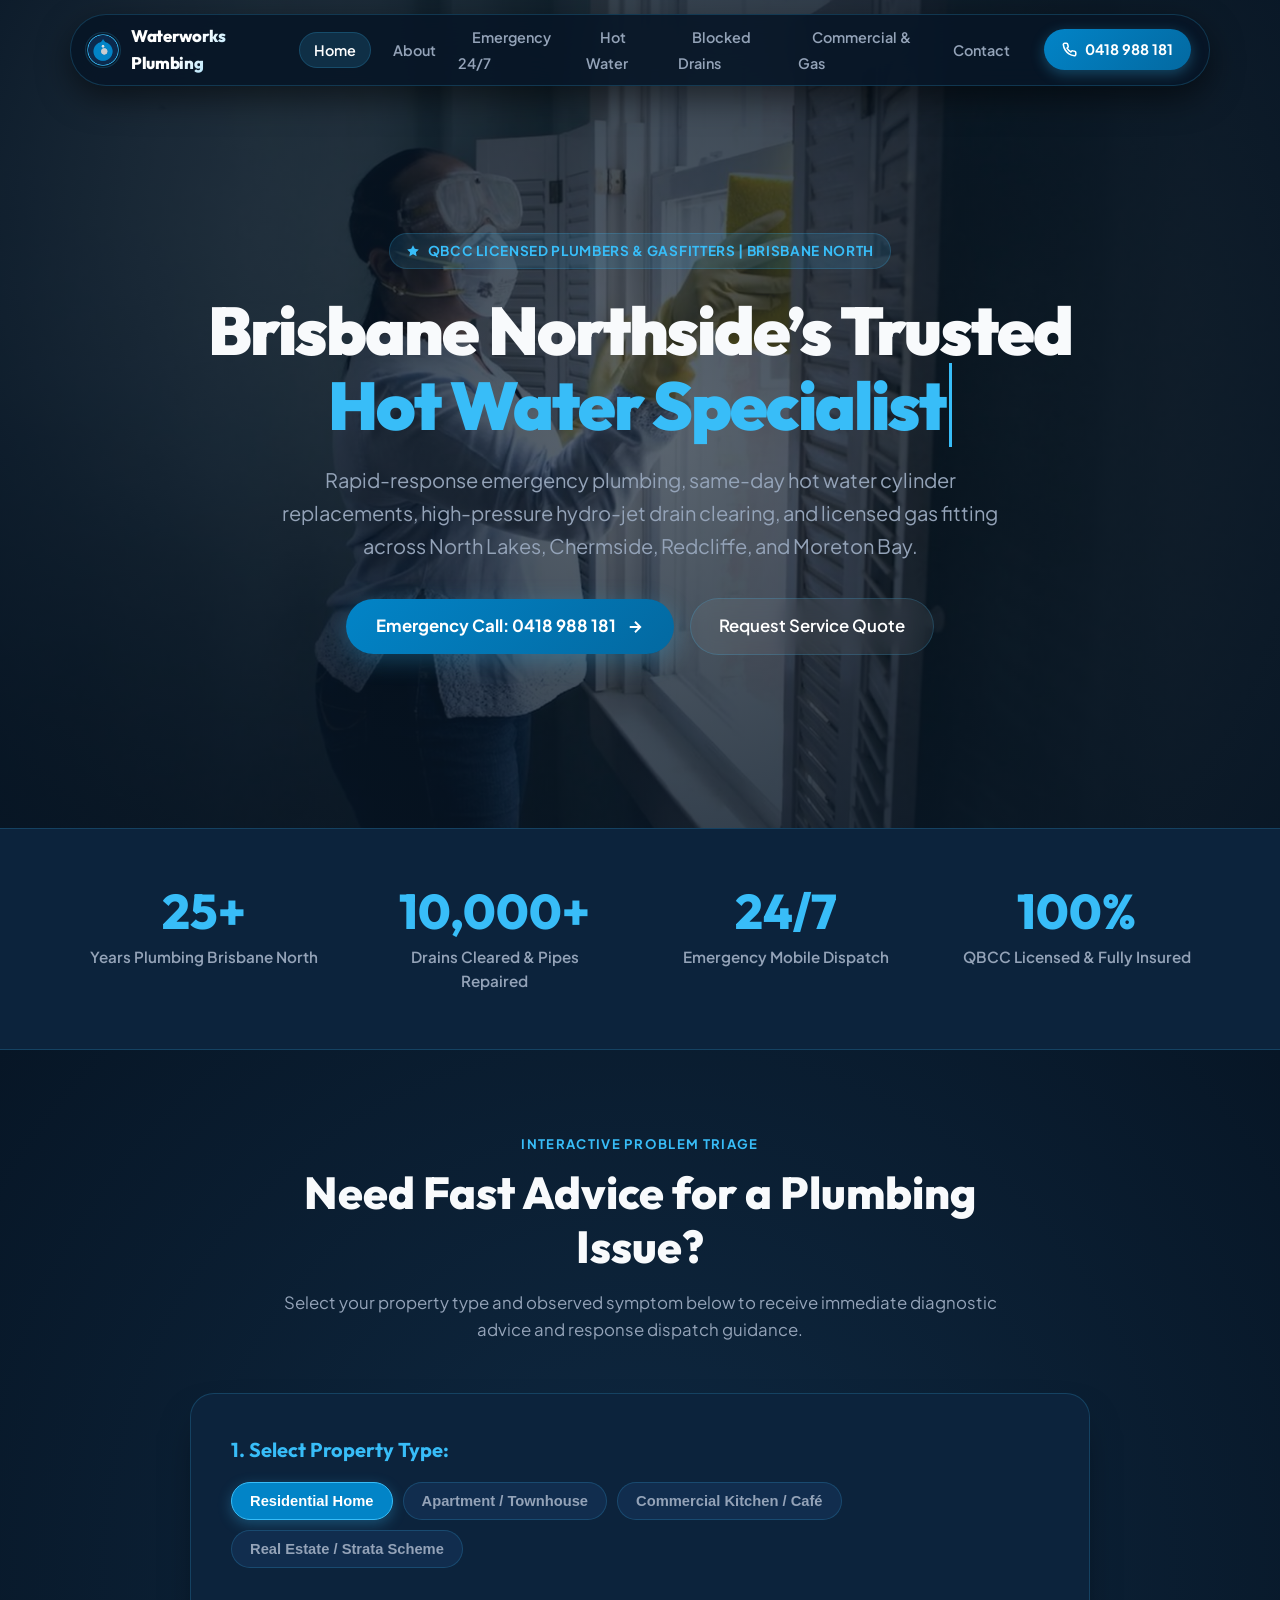
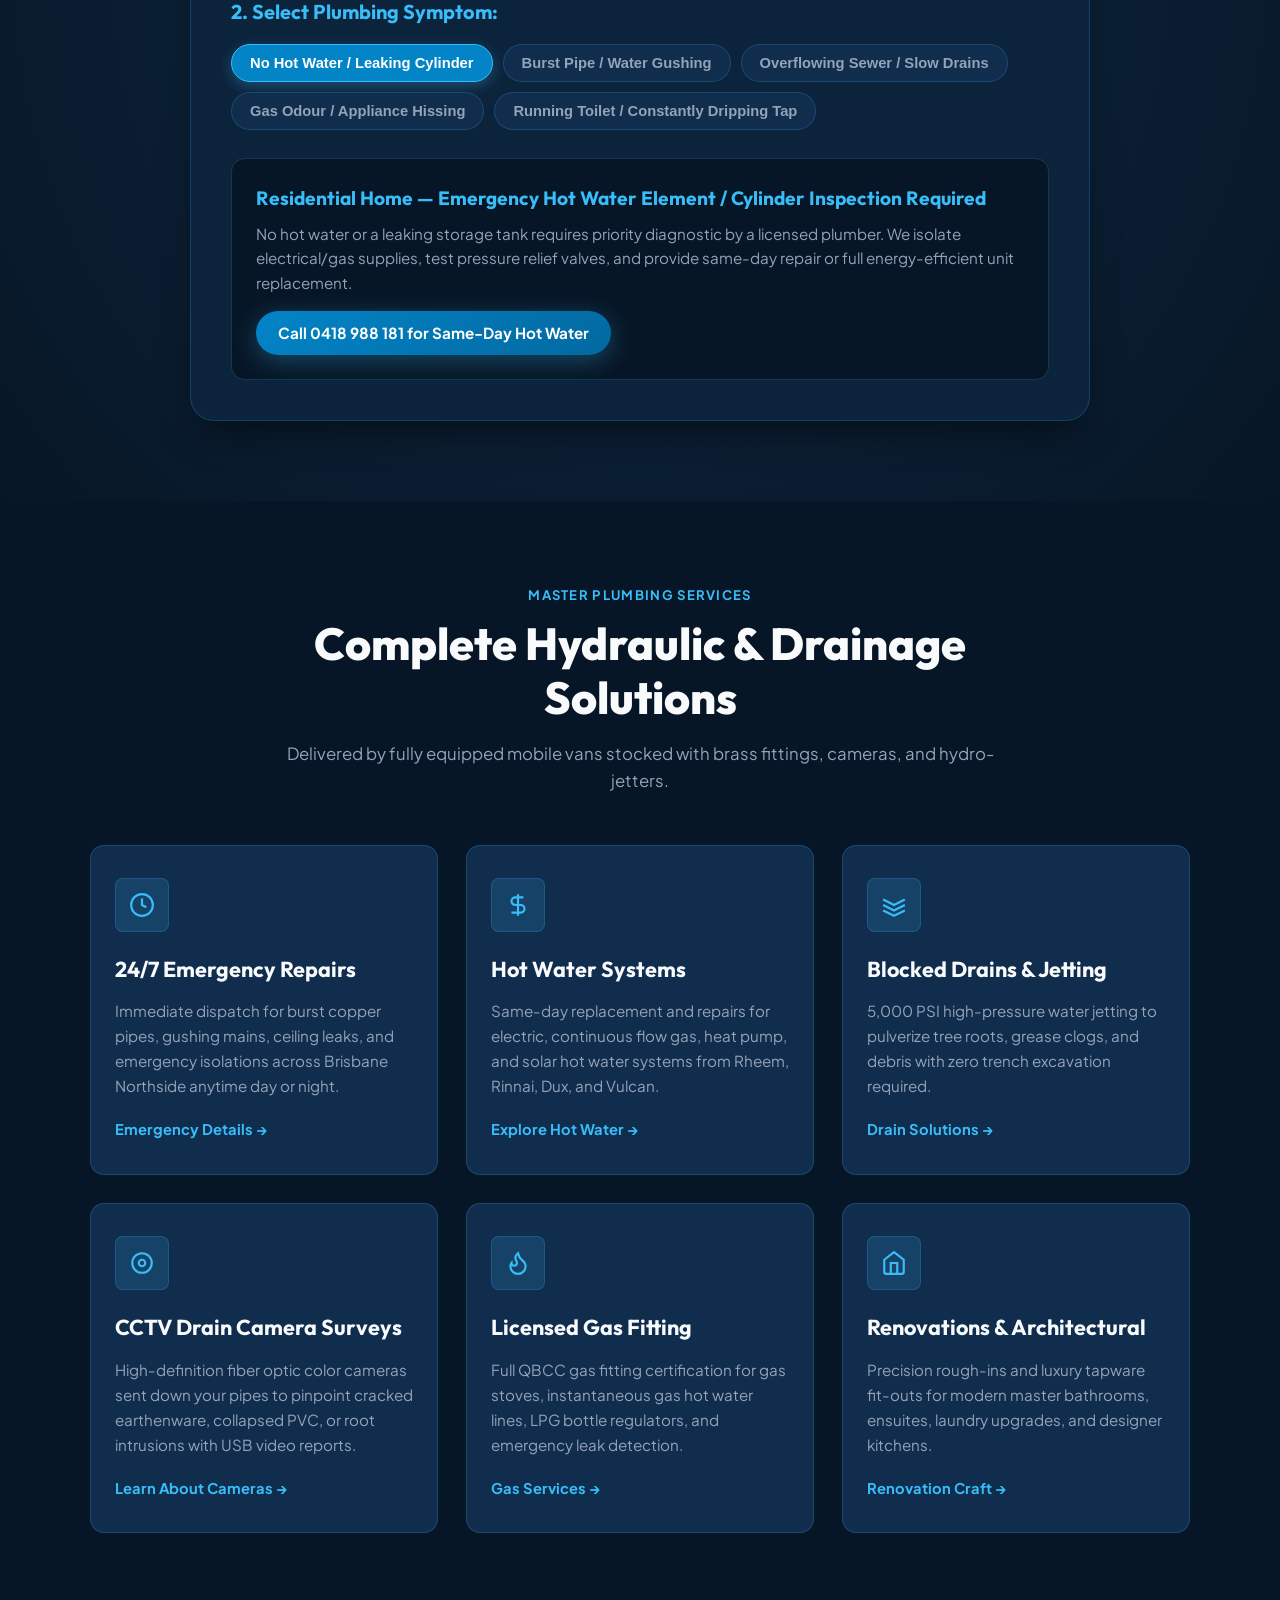
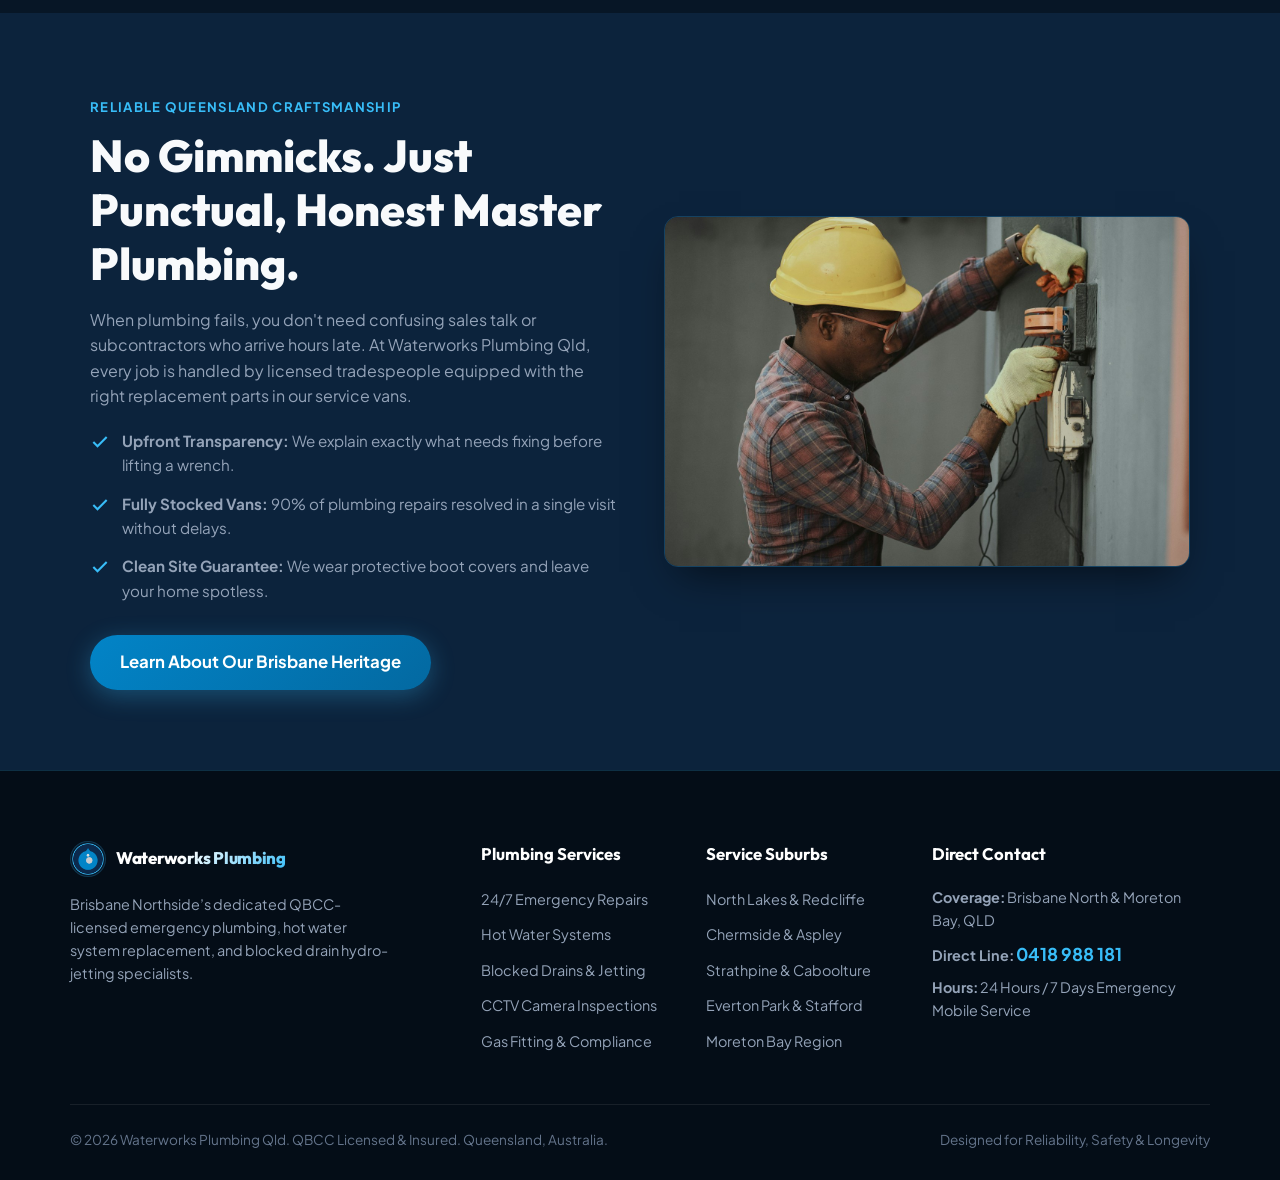
<file: index.html>
<!DOCTYPE html>
<html lang="en">
<head>
  <meta charset="UTF-8">
  <meta name="viewport" content="width=device-width, initial-scale=1.0">
  <title>Waterworks Plumbing Qld | Brisbane Northside Master Plumbers & Hot Water</title>
  <meta name="description" content="QBCC-licensed 24/7 emergency plumbers, hot water system installations, hydro-jet drain clearing, and gas fitting across Brisbane Northside and Moreton Bay.">
  <link rel="icon" type="image/svg+xml" href="assets/images/favicon.svg">
  <link rel="icon" type="image/png" sizes="32x32" href="assets/images/favicon-32x32.png">
  <link rel="apple-touch-icon" href="assets/images/apple-touch-icon.png">
  <link rel="preconnect" href="https://fonts.googleapis.com">
  <link rel="preconnect" href="https://fonts.gstatic.com" crossorigin>
  <link href="https://fonts.googleapis.com/css2?family=Outfit:wght@600;700;800;900&family=Plus+Jakarta+Sans:wght@400;500;600;700&display=swap" rel="stylesheet">
  <link rel="stylesheet" href="style.css">
</head>
<body>

  <!-- Floating Pill Navbar (TheDivine style) -->
  <header class="nav-pill-wrapper">
    <nav class="nav-pill">
      <a href="index.html" class="nav-brand">
        <img src="assets/images/logo-512.png" alt="Waterworks Plumbing Logo">
        <span>Waterworks Plumbing</span>
      </a>
      <ul class="nav-links">
        <li><a href="index.html" class="active">Home</a></li>
        <li><a href="about.html">About</a></li>
        <li><a href="emergency-plumbing.html">Emergency 24/7</a></li>
        <li><a href="hot-water-systems.html">Hot Water</a></li>
        <li><a href="blocked-drains.html">Blocked Drains</a></li>
        <li><a href="commercial-gas.html">Commercial & Gas</a></li>
        <li><a href="contact.html">Contact</a></li>
      </ul>
      <div class="nav-action">
        <a href="tel:61418988181" class="nav-btn">
          <svg width="15" height="15" viewBox="0 0 24 24" fill="none" stroke="currentColor" stroke-width="2.5"><path d="M22 16.92v3a2 2 0 0 1-2.18 2 19.79 19.79 0 0 1-8.63-3.07 19.5 19.5 0 0 1-6-6 19.79 19.79 0 0 1-3.07-8.67A2 2 0 0 1 4.11 2h3a2 2 0 0 1 2 1.72 12.84 12.84 0 0 0 .7 2.81 2 2 0 0 1-.45 2.11L8.09 9.91a16 16 0 0 0 6 6l1.27-1.27a2 2 0 0 1 2.11-.45 12.84 12.84 0 0 0 2.81.7A2 2 0 0 1 22 16.92z"/></svg>
          0418 988 181
        </a>
        <button class="mobile-toggle" aria-label="Toggle navigation">
          <svg width="24" height="24" viewBox="0 0 24 24" fill="none" stroke="currentColor" stroke-width="2"><path d="M4 6h16M4 12h16M4 18h16"/></svg>
        </button>
      </div>
    </nav>
  </header>

  <!-- Mobile Menu Drawer -->
  <div class="mobile-menu-drawer">
    <a href="index.html" class="active">Home</a>
    <a href="about.html">About Master Plumbers</a>
    <a href="emergency-plumbing.html">24/7 Emergency Repairs</a>
    <a href="hot-water-systems.html">Hot Water Systems</a>
    <a href="blocked-drains.html">Blocked Drains & Jetting</a>
    <a href="commercial-gas.html">Commercial & Gas Fitting</a>
    <a href="contact.html">Service Areas & Contact</a>
    <a href="tel:61418988181" style="background: var(--accent-blue); color: white; font-weight: 700; text-align: center; margin-top: 8px;">Direct Call: 0418 988 181</a>
  </div>

  <main>
    <!-- 16:9 Hero Section -->
    <section class="hero-wrapper">
      <video class="hero-video-bg" playsinline autoplay muted loop poster="assets/images/hero-poster.jpg">
        <source src="assets/videos/hero.mp4" type="video/mp4">
      </video>
      <div class="hero-overlay"></div>
      <div class="hero-content">
        <div class="badge-pill">
          <svg width="14" height="14" viewBox="0 0 24 24" fill="currentColor"><path d="M12 2l3.09 6.26L22 9.27l-5 4.87 1.18 6.88L12 17.77l-6.18 3.25L7 14.14 2 9.27l6.91-1.01L12 2z"/></svg>
          QBCC Licensed Plumbers & Gasfitters | Brisbane North
        </div>
        <h1 class="hero-title">
          Brisbane Northside’s Trusted <br>
          <span class="typewriter-text">Hot Water Specialists</span>
        </h1>
        <p class="hero-subtitle">
          Rapid-response emergency plumbing, same-day hot water cylinder replacements, high-pressure hydro-jet drain clearing, and licensed gas fitting across North Lakes, Chermside, Redcliffe, and Moreton Bay.
        </p>
        <div class="hero-cta-group">
          <a href="tel:61418988181" class="btn-primary">
            Emergency Call: 0418 988 181
            <svg width="18" height="18" viewBox="0 0 24 24" fill="none" stroke="currentColor" stroke-width="2.5"><path d="M5 12h14M12 5l7 7-7 7"/></svg>
          </a>
          <a href="contact.html" class="btn-secondary">
            Request Service Quote
          </a>
        </div>
      </div>
    </section>

    <!-- Animated Counters -->
    <section class="stats-banner">
      <div class="stats-grid">
        <div class="stat-card">
          <div class="stat-number" data-target="25" data-suffix="+">25+</div>
          <div class="stat-label">Years Plumbing Brisbane North</div>
        </div>
        <div class="stat-card">
          <div class="stat-number" data-target="10000" data-suffix="+">10,000+</div>
          <div class="stat-label">Drains Cleared & Pipes Repaired</div>
        </div>
        <div class="stat-card">
          <div class="stat-number" data-target="24" data-suffix="/7">24/7</div>
          <div class="stat-label">Emergency Mobile Dispatch</div>
        </div>
        <div class="stat-card">
          <div class="stat-number" data-target="100" data-suffix="%">100%</div>
          <div class="stat-label">QBCC Licensed & Fully Insured</div>
        </div>
      </div>
    </section>

    <!-- Interactive Plumbing Emergency & Hot Water Triage Widget -->
    <section class="widget-section">
      <div class="container">
        <div class="section-head">
          <span class="section-tag">Interactive Problem Triage</span>
          <h2 class="section-title">Need Fast Advice for a Plumbing Issue?</h2>
          <p class="section-subtitle">Select your property type and observed symptom below to receive immediate diagnostic advice and response dispatch guidance.</p>
        </div>

        <div class="triage-box">
          <div class="triage-step-title">1. Select Property Type:</div>
          <div class="chip-group">
            <button class="chip-btn active" data-property="Residential Home">Residential Home</button>
            <button class="chip-btn" data-property="Apartment / Townhouse">Apartment / Townhouse</button>
            <button class="chip-btn" data-property="Commercial Kitchen / Café">Commercial Kitchen / Café</button>
            <button class="chip-btn" data-property="Real Estate / Strata Scheme">Real Estate / Strata Scheme</button>
          </div>

          <div class="triage-step-title">2. Select Plumbing Symptom:</div>
          <div class="chip-group">
            <button class="chip-btn active" data-issue="Hot Water Failure">No Hot Water / Leaking Cylinder</button>
            <button class="chip-btn" data-issue="Burst Pipe / Flooding">Burst Pipe / Water Gushing</button>
            <button class="chip-btn" data-issue="Blocked Drain / Overflow">Overflowing Sewer / Slow Drains</button>
            <button class="chip-btn" data-issue="Gas Leak / Smell">Gas Odour / Appliance Hissing</button>
            <button class="chip-btn" data-issue="Leaking Tap / Toilet">Running Toilet / Constantly Dripping Tap</button>
          </div>

          <div class="triage-output">
            <h4 id="triageTitle">Residential Home — Emergency Hot Water Element / Cylinder Inspection Required</h4>
            <p id="triageDesc">No hot water or a leaking storage tank requires priority diagnostic by a licensed plumber. We isolate electrical/gas supplies, test pressure relief valves, and provide same-day repair or full energy-efficient unit replacement.</p>
            <a href="tel:61418988181" id="triageAction" class="btn-primary" style="padding: 10px 22px; font-size: 0.95rem;">
              Call 0418 988 181 for Same-Day Hot Water
            </a>
          </div>
        </div>
      </div>
    </section>

    <!-- Core Plumbing Pillars -->
    <section class="content-section">
      <div class="container">
        <div class="section-head">
          <span class="section-tag">Master Plumbing Services</span>
          <h2 class="section-title">Complete Hydraulic & Drainage Solutions</h2>
          <p class="section-subtitle">Delivered by fully equipped mobile vans stocked with brass fittings, cameras, and hydro-jetters.</p>
        </div>

        <div class="feature-grid">
          <div class="feature-card">
            <div class="feature-icon">
              <svg width="26" height="26" viewBox="0 0 24 24" fill="none" stroke="currentColor" stroke-width="2"><circle cx="12" cy="12" r="10"/><polyline points="12 6 12 12 16 14"/></svg>
            </div>
            <h3>24/7 Emergency Repairs</h3>
            <p>Immediate dispatch for burst copper pipes, gushing mains, ceiling leaks, and emergency isolations across Brisbane Northside anytime day or night.</p>
            <a href="emergency-plumbing.html" class="card-link">Emergency Details &rarr;</a>
          </div>

          <div class="feature-card">
            <div class="feature-icon">
              <svg width="26" height="26" viewBox="0 0 24 24" fill="none" stroke="currentColor" stroke-width="2"><path d="M12 2v20M17 5H9.5a3.5 3.5 0 0 0 0 7h5a3.5 3.5 0 0 1 0 7H6"/></svg>
            </div>
            <h3>Hot Water Systems</h3>
            <p>Same-day replacement and repairs for electric, continuous flow gas, heat pump, and solar hot water systems from Rheem, Rinnai, Dux, and Vulcan.</p>
            <a href="hot-water-systems.html" class="card-link">Explore Hot Water &rarr;</a>
          </div>

          <div class="feature-card">
            <div class="feature-icon">
              <svg width="26" height="26" viewBox="0 0 24 24" fill="none" stroke="currentColor" stroke-width="2"><path d="M2 17l10 5 10-5M2 12l10 5 10-5M2 7l10 5 10-5"/></svg>
            </div>
            <h3>Blocked Drains & Jetting</h3>
            <p>5,000 PSI high-pressure water jetting to pulverize tree roots, grease clogs, and debris with zero trench excavation required.</p>
            <a href="blocked-drains.html" class="card-link">Drain Solutions &rarr;</a>
          </div>

          <div class="feature-card">
            <div class="feature-icon">
              <svg width="26" height="26" viewBox="0 0 24 24" fill="none" stroke="currentColor" stroke-width="2"><circle cx="12" cy="12" r="9"/><circle cx="12" cy="12" r="3"/></svg>
            </div>
            <h3>CCTV Drain Camera Surveys</h3>
            <p>High-definition fiber optic color cameras sent down your pipes to pinpoint cracked earthenware, collapsed PVC, or root intrusions with USB video reports.</p>
            <a href="blocked-drains.html" class="card-link">Learn About Cameras &rarr;</a>
          </div>

          <div class="feature-card">
            <div class="feature-icon">
              <svg width="26" height="26" viewBox="0 0 24 24" fill="none" stroke="currentColor" stroke-width="2"><path d="M8.5 14.5A2.5 2.5 0 0 0 11 12c0-1.38-.5-2-1-3-1.072-2.143-.224-4.054 2-6 .5 2.5 2 4.9 4 6.5 2 1.6 3 3.5 3 5.5a7 7 0 1 1-14 0c0-1.153.433-2.294 1-3a2.5 2.5 0 0 0 2.5 2.5z"/></svg>
            </div>
            <h3>Licensed Gas Fitting</h3>
            <p>Full QBCC gas fitting certification for gas stoves, instantaneous gas hot water lines, LPG bottle regulators, and emergency leak detection.</p>
            <a href="commercial-gas.html" class="card-link">Gas Services &rarr;</a>
          </div>

          <div class="feature-card">
            <div class="feature-icon">
              <svg width="26" height="26" viewBox="0 0 24 24" fill="none" stroke="currentColor" stroke-width="2"><path d="M3 9l9-7 9 7v11a2 2 0 0 1-2 2H5a2 2 0 0 1-2-2z"/><polyline points="9 22 9 12 15 12 15 22"/></svg>
            </div>
            <h3>Renovations & Architectural</h3>
            <p>Precision rough-ins and luxury tapware fit-outs for modern master bathrooms, ensuites, laundry upgrades, and designer kitchens.</p>
            <a href="about.html" class="card-link">Renovation Craft &rarr;</a>
          </div>
        </div>
      </div>
    </section>

    <!-- Featured Brand Split -->
    <section class="content-section" style="background: var(--bg-secondary);">
      <div class="container">
        <div class="content-split">
          <div>
            <span class="section-tag">Reliable Queensland Craftsmanship</span>
            <h2 class="section-title">No Gimmicks. Just Punctual, Honest Master Plumbing.</h2>
            <p style="color: var(--text-secondary); margin-bottom: 20px;">
              When plumbing fails, you don't need confusing sales talk or subcontractors who arrive hours late. At Waterworks Plumbing Qld, every job is handled by licensed tradespeople equipped with the right replacement parts in our service vans.
            </p>
            <ul class="check-list">
              <li>
                <svg width="20" height="20" viewBox="0 0 24 24" fill="none" stroke="currentColor" stroke-width="2.5"><path d="M20 6L9 17l-5-5"/></svg>
                <span><strong>Upfront Transparency:</strong> We explain exactly what needs fixing before lifting a wrench.</span>
              </li>
              <li>
                <svg width="20" height="20" viewBox="0 0 24 24" fill="none" stroke="currentColor" stroke-width="2.5"><path d="M20 6L9 17l-5-5"/></svg>
                <span><strong>Fully Stocked Vans:</strong> 90% of plumbing repairs resolved in a single visit without delays.</span>
              </li>
              <li>
                <svg width="20" height="20" viewBox="0 0 24 24" fill="none" stroke="currentColor" stroke-width="2.5"><path d="M20 6L9 17l-5-5"/></svg>
                <span><strong>Clean Site Guarantee:</strong> We wear protective boot covers and leave your home spotless.</span>
              </li>
            </ul>
            <div style="margin-top: 32px;">
              <a href="about.html" class="btn-primary">Learn About Our Brisbane Heritage</a>
            </div>
          </div>
          <div class="content-media">
            <img src="assets/images/master-plumber-inspection.jpg" alt="Licensed Plumber Inspecting Kitchen Fixtures">
          </div>
        </div>
      </div>
    </section>
  </main>

  <!-- Footer -->
  <footer>
    <div class="footer-grid">
      <div class="footer-col">
        <div class="nav-brand" style="margin-bottom: 16px;">
          <img src="assets/images/logo-512.png" alt="Waterworks Logo">
          <span>Waterworks Plumbing</span>
        </div>
        <p style="color: var(--text-secondary); font-size: 0.9rem; line-height: 1.6; max-width: 320px;">
          Brisbane Northside’s dedicated QBCC-licensed emergency plumbing, hot water system replacement, and blocked drain hydro-jetting specialists.
        </p>
      </div>

      <div class="footer-col">
        <h4>Plumbing Services</h4>
        <ul class="footer-links">
          <li><a href="emergency-plumbing.html">24/7 Emergency Repairs</a></li>
          <li><a href="hot-water-systems.html">Hot Water Systems</a></li>
          <li><a href="blocked-drains.html">Blocked Drains & Jetting</a></li>
          <li><a href="blocked-drains.html">CCTV Camera Inspections</a></li>
          <li><a href="commercial-gas.html">Gas Fitting & Compliance</a></li>
        </ul>
      </div>

      <div class="footer-col">
        <h4>Service Suburbs</h4>
        <ul class="footer-links">
          <li><a href="contact.html">North Lakes & Redcliffe</a></li>
          <li><a href="contact.html">Chermside & Aspley</a></li>
          <li><a href="contact.html">Strathpine & Caboolture</a></li>
          <li><a href="contact.html">Everton Park & Stafford</a></li>
          <li><a href="contact.html">Moreton Bay Region</a></li>
        </ul>
      </div>

      <div class="footer-col">
        <h4>Direct Contact</h4>
        <p style="color: var(--text-secondary); font-size: 0.9rem; margin-bottom: 8px;">
          <strong>Coverage:</strong> Brisbane North & Moreton Bay, QLD
        </p>
        <p style="color: var(--text-secondary); font-size: 0.9rem; margin-bottom: 8px;">
          <strong>Direct Line:</strong> <a href="tel:61418988181" style="color: var(--accent-cyan); font-weight: 700; font-size: 1.1rem;">0418 988 181</a>
        </p>
        <p style="color: var(--text-secondary); font-size: 0.9rem;">
          <strong>Hours:</strong> 24 Hours / 7 Days Emergency Mobile Service
        </p>
      </div>
    </div>

    <div class="footer-bottom">
      <div>&copy; 2026 Waterworks Plumbing Qld. QBCC Licensed & Insured. Queensland, Australia.</div>
      <div>Designed for Reliability, Safety & Longevity</div>
    </div>
  </footer>

  <script src="main.js"></script>
</body>
</html>
</file>
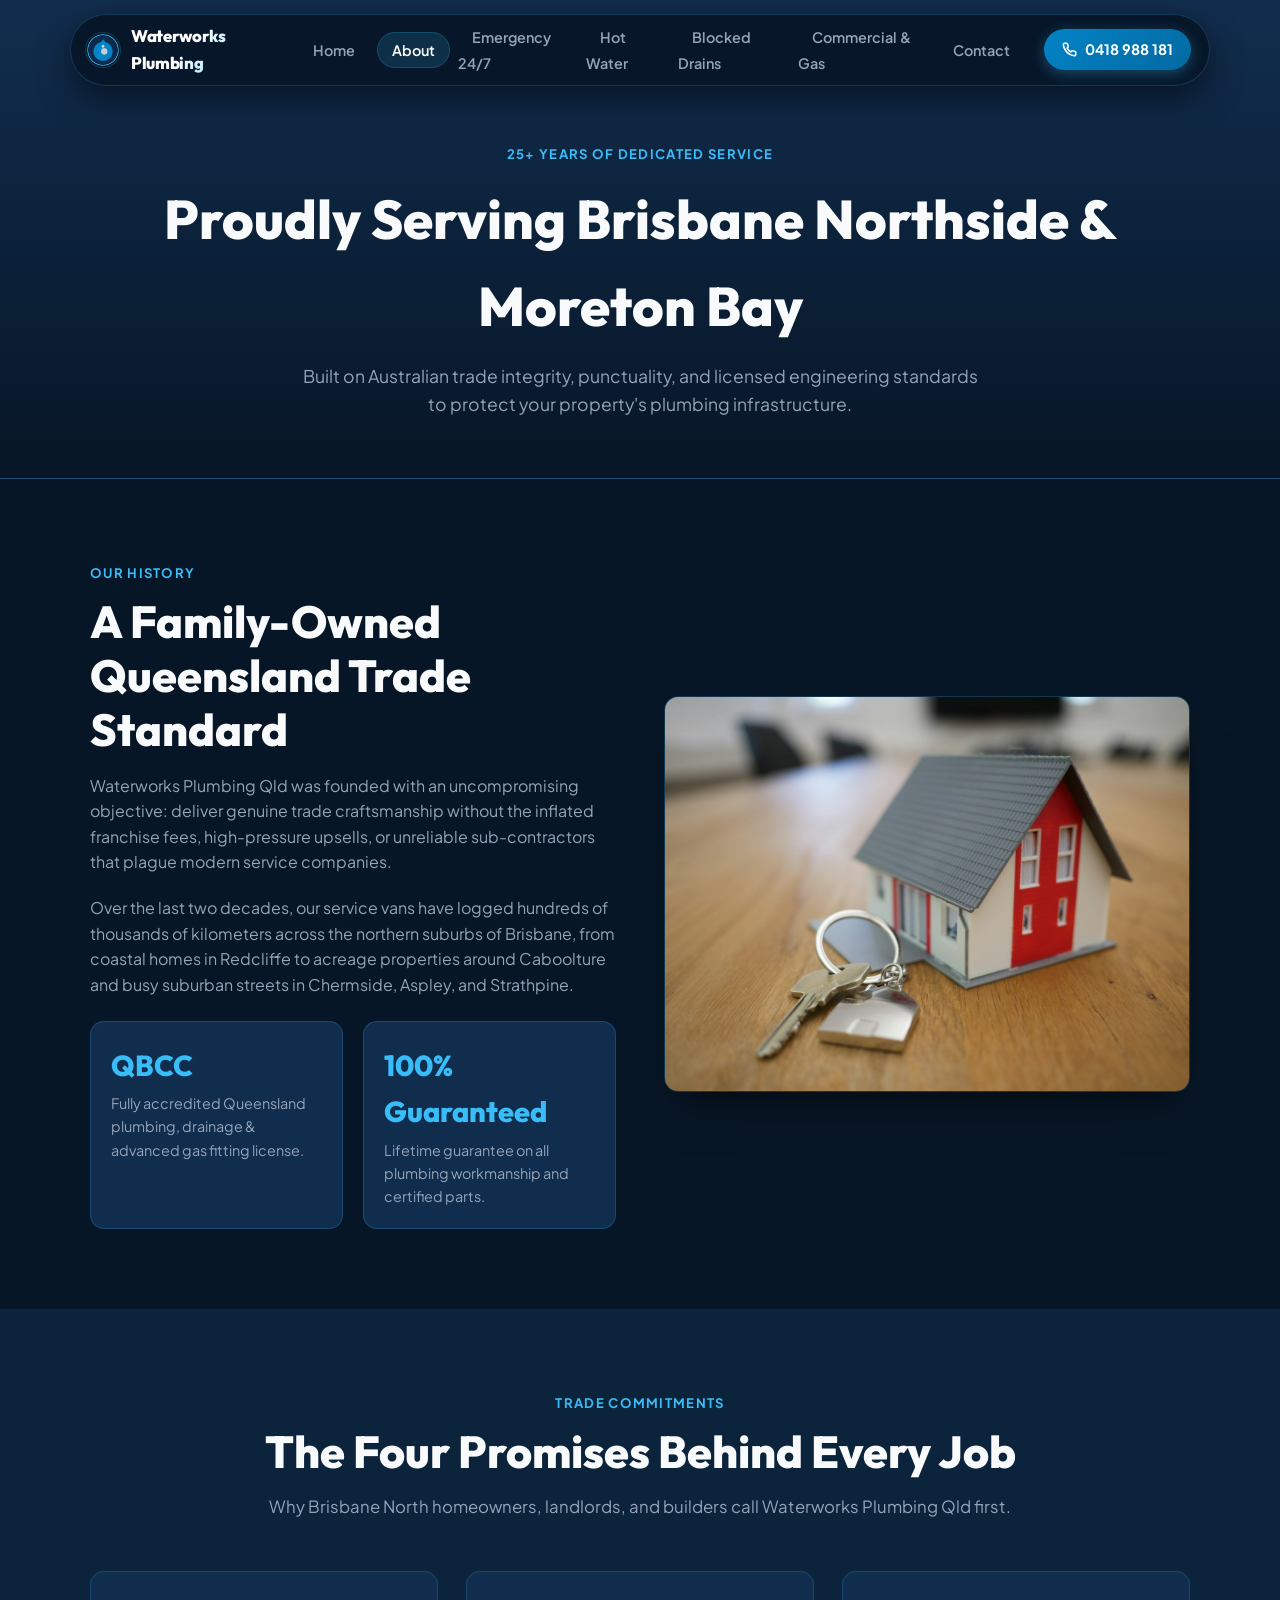
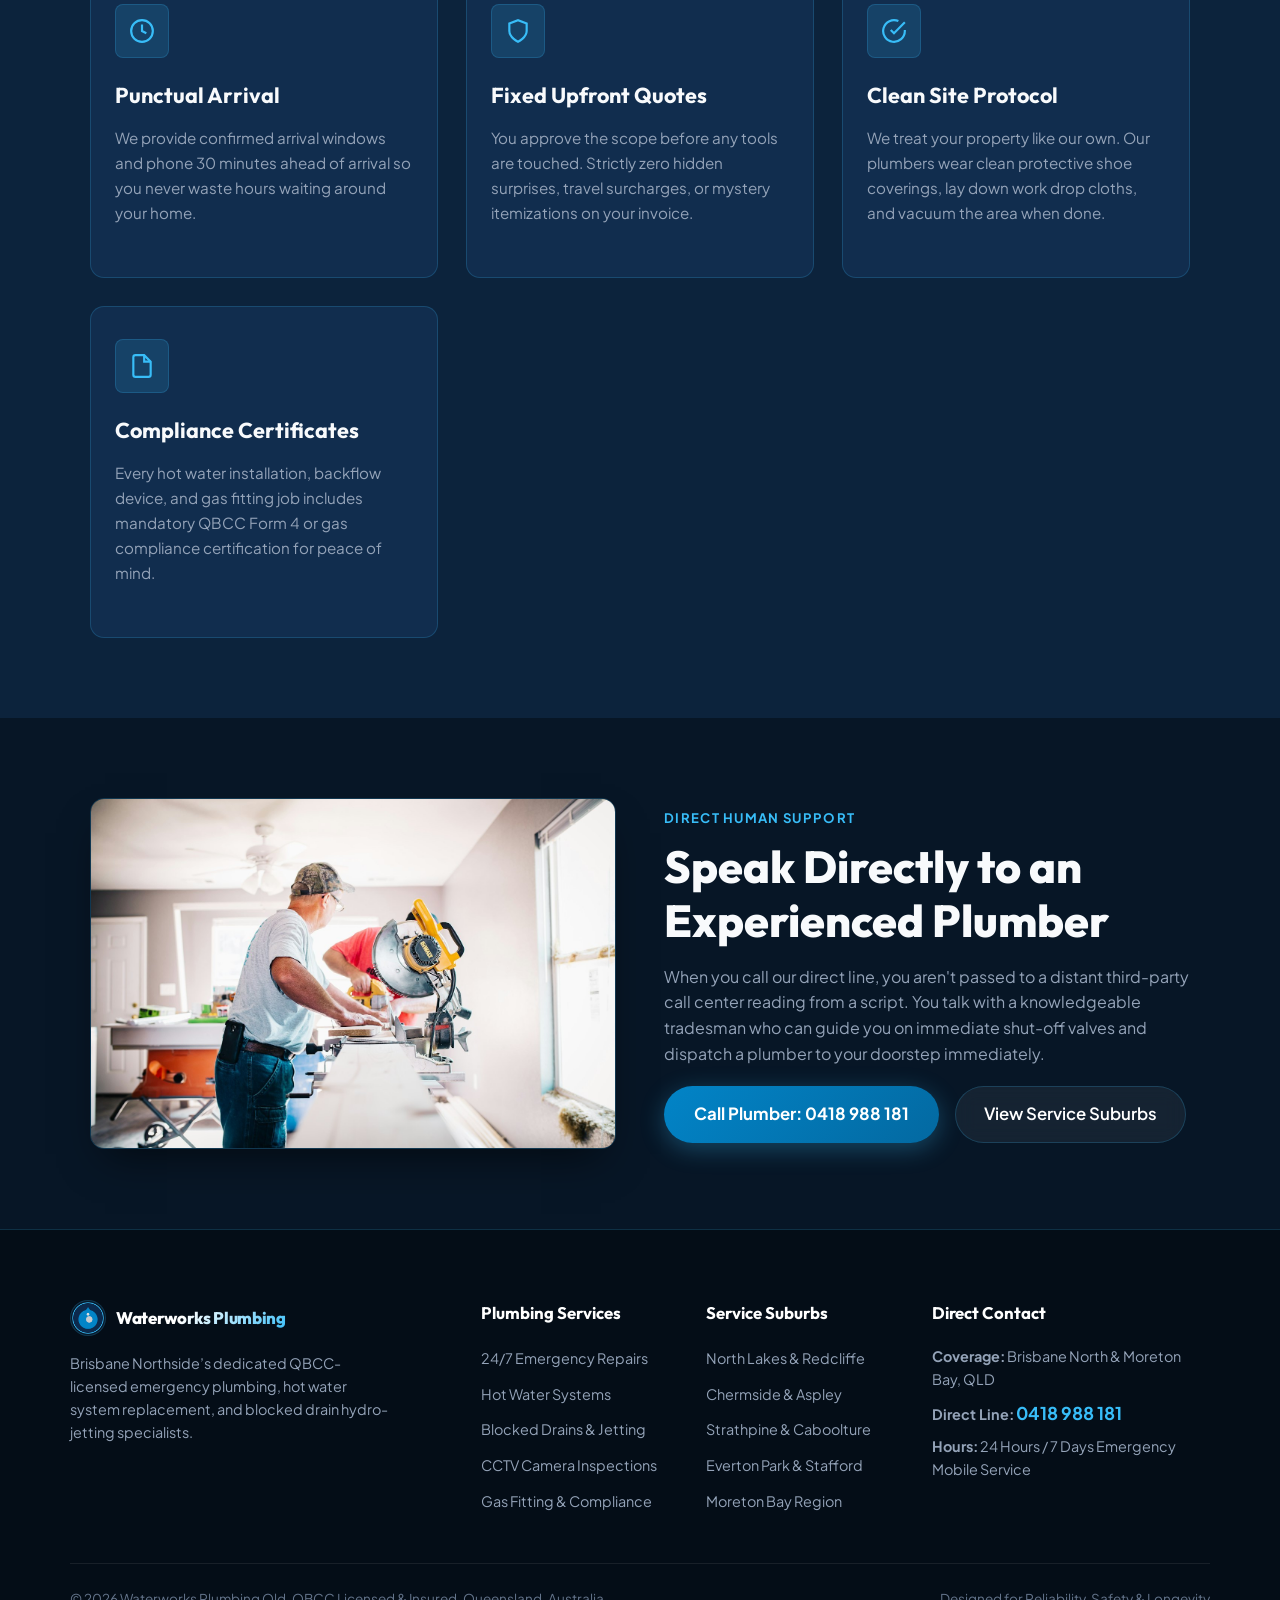
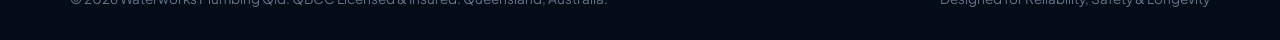
<file: about.html>
<!DOCTYPE html>
<html lang="en">
<head>
  <meta charset="UTF-8">
  <meta name="viewport" content="width=device-width, initial-scale=1.0">
  <title>About Us | Waterworks Plumbing Qld | Brisbane Northside Heritage</title>
  <meta name="description" content="Meet Waterworks Plumbing Qld: licensed QBCC master plumbers with over 25 years experience serving Brisbane Northside homes and commercial facilities.">
  <link rel="icon" type="image/svg+xml" href="assets/images/favicon.svg">
  <link rel="icon" type="image/png" sizes="32x32" href="assets/images/favicon-32x32.png">
  <link rel="apple-touch-icon" href="assets/images/apple-touch-icon.png">
  <link rel="preconnect" href="https://fonts.googleapis.com">
  <link rel="preconnect" href="https://fonts.gstatic.com" crossorigin>
  <link href="https://fonts.googleapis.com/css2?family=Outfit:wght@600;700;800;900&family=Plus+Jakarta+Sans:wght@400;500;600;700&display=swap" rel="stylesheet">
  <link rel="stylesheet" href="style.css">
</head>
<body>

  <!-- Floating Pill Navbar -->
  <header class="nav-pill-wrapper">
    <nav class="nav-pill">
      <a href="index.html" class="nav-brand">
        <img src="assets/images/logo-512.png" alt="Waterworks Plumbing Logo">
        <span>Waterworks Plumbing</span>
      </a>
      <ul class="nav-links">
        <li><a href="index.html">Home</a></li>
        <li><a href="about.html" class="active">About</a></li>
        <li><a href="emergency-plumbing.html">Emergency 24/7</a></li>
        <li><a href="hot-water-systems.html">Hot Water</a></li>
        <li><a href="blocked-drains.html">Blocked Drains</a></li>
        <li><a href="commercial-gas.html">Commercial & Gas</a></li>
        <li><a href="contact.html">Contact</a></li>
      </ul>
      <div class="nav-action">
        <a href="tel:61418988181" class="nav-btn">
          <svg width="15" height="15" viewBox="0 0 24 24" fill="none" stroke="currentColor" stroke-width="2.5"><path d="M22 16.92v3a2 2 0 0 1-2.18 2 19.79 19.79 0 0 1-8.63-3.07 19.5 19.5 0 0 1-6-6 19.79 19.79 0 0 1-3.07-8.67A2 2 0 0 1 4.11 2h3a2 2 0 0 1 2 1.72 12.84 12.84 0 0 0 .7 2.81 2 2 0 0 1-.45 2.11L8.09 9.91a16 16 0 0 0 6 6l1.27-1.27a2 2 0 0 1 2.11-.45 12.84 12.84 0 0 0 2.81.7A2 2 0 0 1 22 16.92z"/></svg>
          0418 988 181
        </a>
        <button class="mobile-toggle" aria-label="Toggle navigation">
          <svg width="24" height="24" viewBox="0 0 24 24" fill="none" stroke="currentColor" stroke-width="2"><path d="M4 6h16M4 12h16M4 18h16"/></svg>
        </button>
      </div>
    </nav>
  </header>

  <!-- Mobile Menu Drawer -->
  <div class="mobile-menu-drawer">
    <a href="index.html">Home</a>
    <a href="about.html" class="active">About Master Plumbers</a>
    <a href="emergency-plumbing.html">24/7 Emergency Repairs</a>
    <a href="hot-water-systems.html">Hot Water Systems</a>
    <a href="blocked-drains.html">Blocked Drains & Jetting</a>
    <a href="commercial-gas.html">Commercial & Gas Fitting</a>
    <a href="contact.html">Service Areas & Contact</a>
    <a href="tel:61418988181" style="background: var(--accent-blue); color: white; font-weight: 700; text-align: center; margin-top: 8px;">Direct Call: 0418 988 181</a>
  </div>

  <main>
    <section class="page-hero">
      <div class="container">
        <span class="section-tag">25+ Years of Dedicated Service</span>
        <h1>Proudly Serving Brisbane Northside & Moreton Bay</h1>
        <p>Built on Australian trade integrity, punctuality, and licensed engineering standards to protect your property's plumbing infrastructure.</p>
      </div>
    </section>

    <!-- Company Story -->
    <section class="content-section">
      <div class="container">
        <div class="content-split">
          <div>
            <span class="section-tag">Our History</span>
            <h2 class="section-title">A Family-Owned Queensland Trade Standard</h2>
            <p style="color: var(--text-secondary); margin-bottom: 20px;">
              Waterworks Plumbing Qld was founded with an uncompromising objective: deliver genuine trade craftsmanship without the inflated franchise fees, high-pressure upsells, or unreliable sub-contractors that plague modern service companies.
            </p>
            <p style="color: var(--text-secondary); margin-bottom: 24px;">
              Over the last two decades, our service vans have logged hundreds of thousands of kilometers across the northern suburbs of Brisbane, from coastal homes in Redcliffe to acreage properties around Caboolture and busy suburban streets in Chermside, Aspley, and Strathpine.
            </p>
            <div style="display: grid; grid-template-columns: repeat(2, 1fr); gap: 20px; margin-top: 24px;">
              <div style="background: var(--bg-card); padding: 20px; border-radius: var(--radius-md); border: 1px solid var(--border-subtle);">
                <div style="font-size: 1.8rem; font-weight: 800; color: var(--accent-cyan); font-family: var(--font-heading);">QBCC</div>
                <div style="font-size: 0.9rem; color: var(--text-secondary); margin-top: 4px;">Fully accredited Queensland plumbing, drainage & advanced gas fitting license.</div>
              </div>
              <div style="background: var(--bg-card); padding: 20px; border-radius: var(--radius-md); border: 1px solid var(--border-subtle);">
                <div style="font-size: 1.8rem; font-weight: 800; color: var(--accent-cyan); font-family: var(--font-heading);">100% Guaranteed</div>
                <div style="font-size: 0.9rem; color: var(--text-secondary); margin-top: 4px;">Lifetime guarantee on all plumbing workmanship and certified parts.</div>
              </div>
            </div>
          </div>
          <div class="content-media">
            <img src="assets/images/satisfied-customer-home.jpg" alt="Homeowner Confident in Waterworks Plumbing Service">
          </div>
        </div>
      </div>
    </section>

    <!-- The 4 Trade Values -->
    <section class="content-section" style="background: var(--bg-secondary);">
      <div class="container">
        <div class="section-head">
          <span class="section-tag">Trade Commitments</span>
          <h2 class="section-title">The Four Promises Behind Every Job</h2>
          <p class="section-subtitle">Why Brisbane North homeowners, landlords, and builders call Waterworks Plumbing Qld first.</p>
        </div>

        <div class="feature-grid">
          <div class="feature-card">
            <div class="feature-icon">
              <svg width="26" height="26" viewBox="0 0 24 24" fill="none" stroke="currentColor" stroke-width="2"><circle cx="12" cy="12" r="10"/><polyline points="12 6 12 12 16 14"/></svg>
            </div>
            <h3>Punctual Arrival</h3>
            <p>We provide confirmed arrival windows and phone 30 minutes ahead of arrival so you never waste hours waiting around your home.</p>
          </div>

          <div class="feature-card">
            <div class="feature-icon">
              <svg width="26" height="26" viewBox="0 0 24 24" fill="none" stroke="currentColor" stroke-width="2"><path d="M12 22s8-4 8-10V5l-8-3-8 3v7c0 6 8 10 8 10z"/></svg>
            </div>
            <h3>Fixed Upfront Quotes</h3>
            <p>You approve the scope before any tools are touched. Strictly zero hidden surprises, travel surcharges, or mystery itemizations on your invoice.</p>
          </div>

          <div class="feature-card">
            <div class="feature-icon">
              <svg width="26" height="26" viewBox="0 0 24 24" fill="none" stroke="currentColor" stroke-width="2"><path d="M22 11.08V12a10 10 0 1 1-5.93-9.14"/><polyline points="22 4 12 14.01 9 11.01"/></svg>
            </div>
            <h3>Clean Site Protocol</h3>
            <p>We treat your property like our own. Our plumbers wear clean protective shoe coverings, lay down work drop cloths, and vacuum the area when done.</p>
          </div>

          <div class="feature-card">
            <div class="feature-icon">
              <svg width="26" height="26" viewBox="0 0 24 24" fill="none" stroke="currentColor" stroke-width="2"><path d="M14 2H6a2 2 0 0 0-2 2v16a2 2 0 0 0 2 2h12a2 2 0 0 0 2-2V8z"/><polyline points="14 2 14 8 20 8"/></svg>
            </div>
            <h3>Compliance Certificates</h3>
            <p>Every hot water installation, backflow device, and gas fitting job includes mandatory QBCC Form 4 or gas compliance certification for peace of mind.</p>
          </div>
        </div>
      </div>
    </section>

    <!-- Workshop / Fleet Capability -->
    <section class="content-section">
      <div class="container">
        <div class="content-split" style="align-items: center;">
          <div class="content-media">
            <img src="assets/images/commercial-plumbing-van.jpg" alt="Mobile Rapid-Response Service Van Stocked with Fittings">
          </div>
          <div>
            <span class="section-tag">Direct Human Support</span>
            <h2 class="section-title">Speak Directly to an Experienced Plumber</h2>
            <p style="color: var(--text-secondary); margin-bottom: 20px;">
              When you call our direct line, you aren't passed to a distant third-party call center reading from a script. You talk with a knowledgeable tradesman who can guide you on immediate shut-off valves and dispatch a plumber to your doorstep immediately.
            </p>
            <div style="display: flex; gap: 16px; flex-wrap: wrap;">
              <a href="tel:61418988181" class="btn-primary">Call Plumber: 0418 988 181</a>
              <a href="contact.html" class="btn-secondary">View Service Suburbs</a>
            </div>
          </div>
        </div>
      </div>
    </section>
  </main>

  <!-- Footer -->
  <footer>
    <div class="footer-grid">
      <div class="footer-col">
        <div class="nav-brand" style="margin-bottom: 16px;">
          <img src="assets/images/logo-512.png" alt="Waterworks Logo">
          <span>Waterworks Plumbing</span>
        </div>
        <p style="color: var(--text-secondary); font-size: 0.9rem; line-height: 1.6; max-width: 320px;">
          Brisbane Northside’s dedicated QBCC-licensed emergency plumbing, hot water system replacement, and blocked drain hydro-jetting specialists.
        </p>
      </div>

      <div class="footer-col">
        <h4>Plumbing Services</h4>
        <ul class="footer-links">
          <li><a href="emergency-plumbing.html">24/7 Emergency Repairs</a></li>
          <li><a href="hot-water-systems.html">Hot Water Systems</a></li>
          <li><a href="blocked-drains.html">Blocked Drains & Jetting</a></li>
          <li><a href="blocked-drains.html">CCTV Camera Inspections</a></li>
          <li><a href="commercial-gas.html">Gas Fitting & Compliance</a></li>
        </ul>
      </div>

      <div class="footer-col">
        <h4>Service Suburbs</h4>
        <ul class="footer-links">
          <li><a href="contact.html">North Lakes & Redcliffe</a></li>
          <li><a href="contact.html">Chermside & Aspley</a></li>
          <li><a href="contact.html">Strathpine & Caboolture</a></li>
          <li><a href="contact.html">Everton Park & Stafford</a></li>
          <li><a href="contact.html">Moreton Bay Region</a></li>
        </ul>
      </div>

      <div class="footer-col">
        <h4>Direct Contact</h4>
        <p style="color: var(--text-secondary); font-size: 0.9rem; margin-bottom: 8px;">
          <strong>Coverage:</strong> Brisbane North & Moreton Bay, QLD
        </p>
        <p style="color: var(--text-secondary); font-size: 0.9rem; margin-bottom: 8px;">
          <strong>Direct Line:</strong> <a href="tel:61418988181" style="color: var(--accent-cyan); font-weight: 700; font-size: 1.1rem;">0418 988 181</a>
        </p>
        <p style="color: var(--text-secondary); font-size: 0.9rem;">
          <strong>Hours:</strong> 24 Hours / 7 Days Emergency Mobile Service
        </p>
      </div>
    </div>

    <div class="footer-bottom">
      <div>&copy; 2026 Waterworks Plumbing Qld. QBCC Licensed & Insured. Queensland, Australia.</div>
      <div>Designed for Reliability, Safety & Longevity</div>
    </div>
  </footer>

  <script src="main.js"></script>
</body>
</html>
</file>
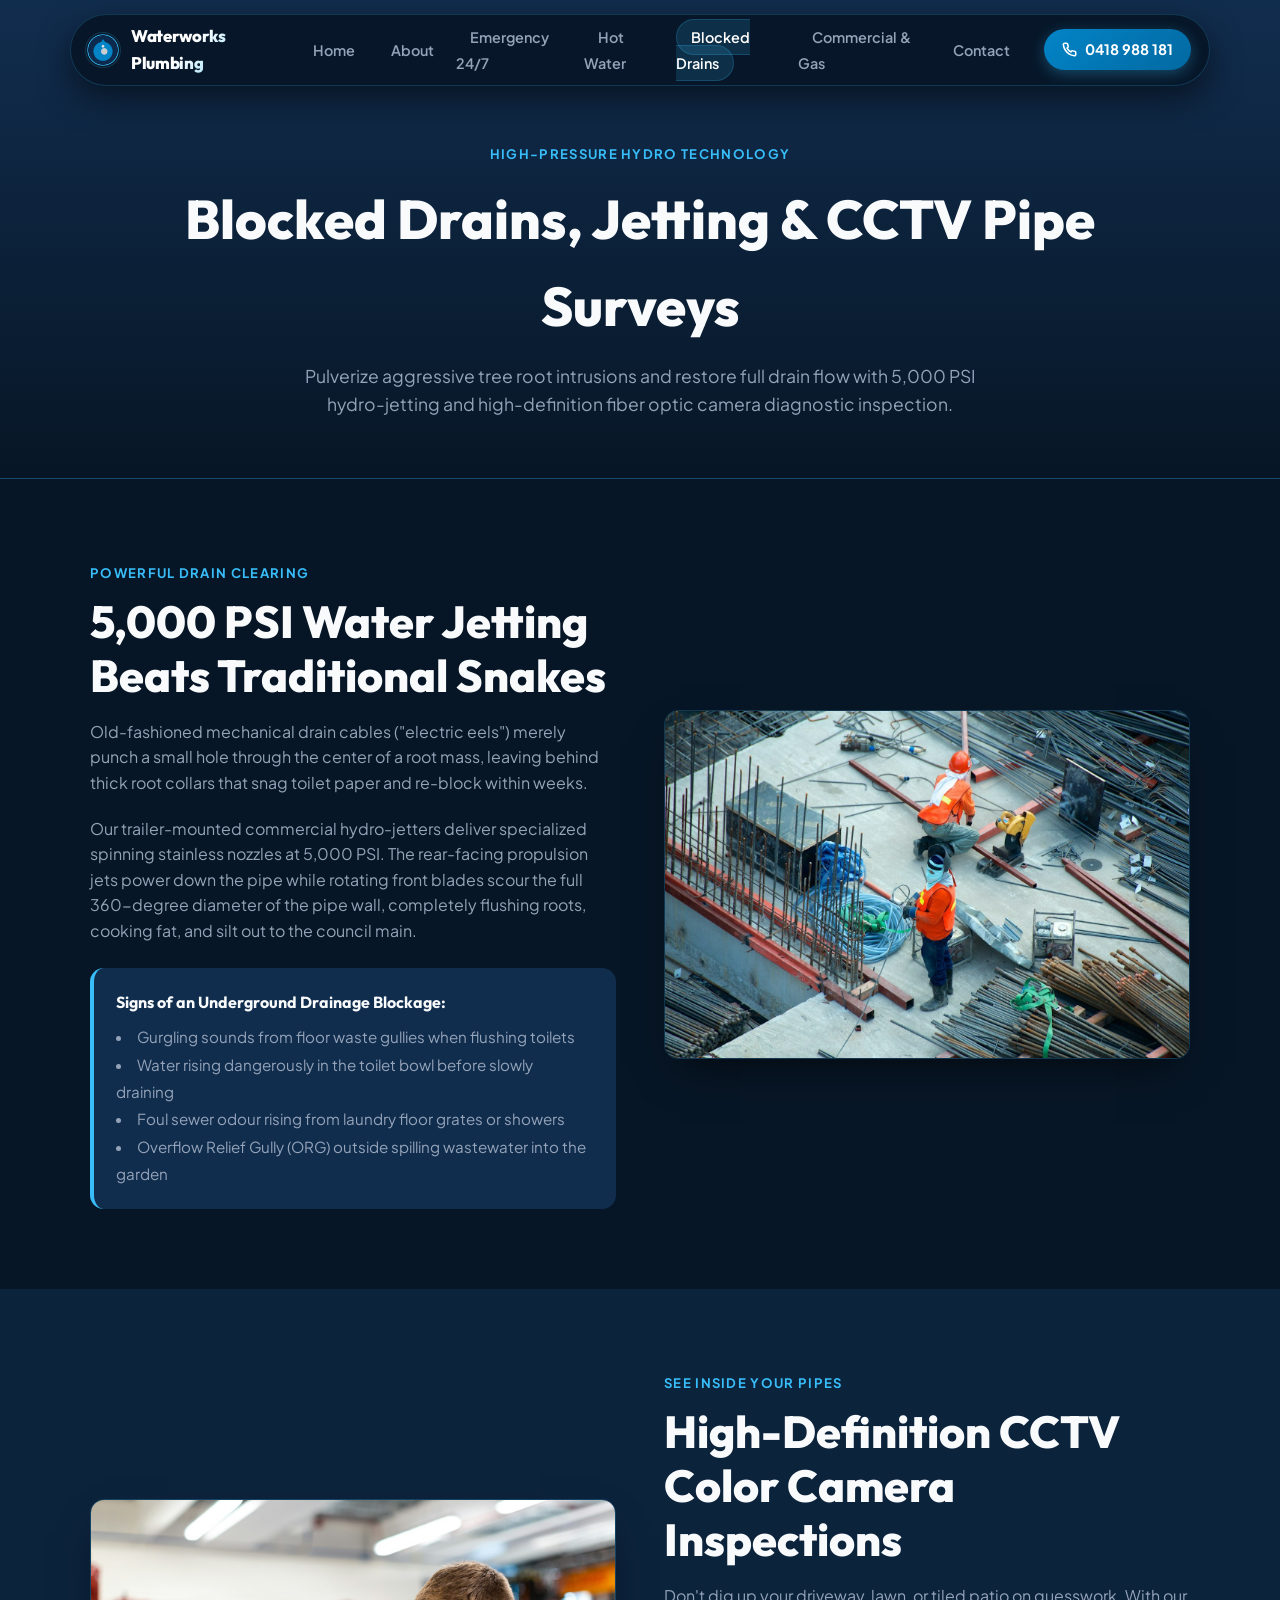
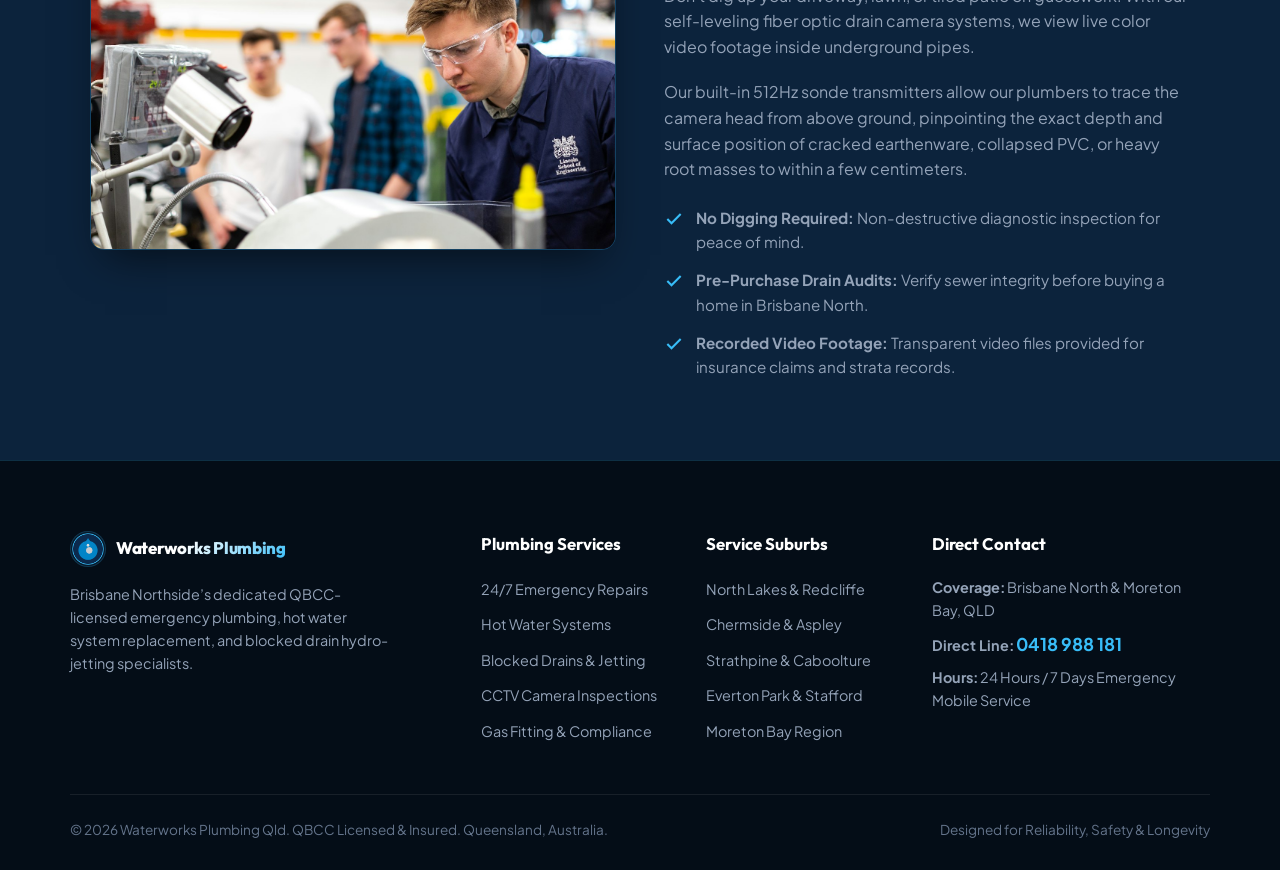
<file: blocked-drains.html>
<!DOCTYPE html>
<html lang="en">
<head>
  <meta charset="UTF-8">
  <meta name="viewport" content="width=device-width, initial-scale=1.0">
  <title>Blocked Drains & Hydro-Jetting Brisbane North | Waterworks Plumbing Qld</title>
  <meta name="description" content="5000 PSI hydro-jet drain clearing and high-definition CCTV pipe camera inspections across Brisbane Northside and Moreton Bay. Eliminate tree root blockages fast.">
  <link rel="icon" type="image/svg+xml" href="assets/images/favicon.svg">
  <link rel="icon" type="image/png" sizes="32x32" href="assets/images/favicon-32x32.png">
  <link rel="apple-touch-icon" href="assets/images/apple-touch-icon.png">
  <link rel="preconnect" href="https://fonts.googleapis.com">
  <link rel="preconnect" href="https://fonts.gstatic.com" crossorigin>
  <link href="https://fonts.googleapis.com/css2?family=Outfit:wght@600;700;800;900&family=Plus+Jakarta+Sans:wght@400;500;600;700&display=swap" rel="stylesheet">
  <link rel="stylesheet" href="style.css">
</head>
<body>

  <!-- Floating Pill Navbar -->
  <header class="nav-pill-wrapper">
    <nav class="nav-pill">
      <a href="index.html" class="nav-brand">
        <img src="assets/images/logo-512.png" alt="Waterworks Plumbing Logo">
        <span>Waterworks Plumbing</span>
      </a>
      <ul class="nav-links">
        <li><a href="index.html">Home</a></li>
        <li><a href="about.html">About</a></li>
        <li><a href="emergency-plumbing.html">Emergency 24/7</a></li>
        <li><a href="hot-water-systems.html">Hot Water</a></li>
        <li><a href="blocked-drains.html" class="active">Blocked Drains</a></li>
        <li><a href="commercial-gas.html">Commercial & Gas</a></li>
        <li><a href="contact.html">Contact</a></li>
      </ul>
      <div class="nav-action">
        <a href="tel:61418988181" class="nav-btn">
          <svg width="15" height="15" viewBox="0 0 24 24" fill="none" stroke="currentColor" stroke-width="2.5"><path d="M22 16.92v3a2 2 0 0 1-2.18 2 19.79 19.79 0 0 1-8.63-3.07 19.5 19.5 0 0 1-6-6 19.79 19.79 0 0 1-3.07-8.67A2 2 0 0 1 4.11 2h3a2 2 0 0 1 2 1.72 12.84 12.84 0 0 0 .7 2.81 2 2 0 0 1-.45 2.11L8.09 9.91a16 16 0 0 0 6 6l1.27-1.27a2 2 0 0 1 2.11-.45 12.84 12.84 0 0 0 2.81.7A2 2 0 0 1 22 16.92z"/></svg>
          0418 988 181
        </a>
        <button class="mobile-toggle" aria-label="Toggle navigation">
          <svg width="24" height="24" viewBox="0 0 24 24" fill="none" stroke="currentColor" stroke-width="2"><path d="M4 6h16M4 12h16M4 18h16"/></svg>
        </button>
      </div>
    </nav>
  </header>

  <!-- Mobile Menu Drawer -->
  <div class="mobile-menu-drawer">
    <a href="index.html">Home</a>
    <a href="about.html">About Master Plumbers</a>
    <a href="emergency-plumbing.html">24/7 Emergency Repairs</a>
    <a href="hot-water-systems.html">Hot Water Systems</a>
    <a href="blocked-drains.html" class="active">Blocked Drains & Jetting</a>
    <a href="commercial-gas.html">Commercial & Gas Fitting</a>
    <a href="contact.html">Service Areas & Contact</a>
    <a href="tel:61418988181" style="background: var(--accent-blue); color: white; font-weight: 700; text-align: center; margin-top: 8px;">Direct Call: 0418 988 181</a>
  </div>

  <main>
    <section class="page-hero">
      <div class="container">
        <span class="section-tag">High-Pressure Hydro Technology</span>
        <h1>Blocked Drains, Jetting & CCTV Pipe Surveys</h1>
        <p>Pulverize aggressive tree root intrusions and restore full drain flow with 5,000 PSI hydro-jetting and high-definition fiber optic camera diagnostic inspection.</p>
      </div>
    </section>

    <!-- Hydro Jetting Section -->
    <section class="content-section">
      <div class="container">
        <div class="content-split">
          <div>
            <span class="section-tag">Powerful Drain Clearing</span>
            <h2 class="section-title">5,000 PSI Water Jetting Beats Traditional Snakes</h2>
            <p style="color: var(--text-secondary); margin-bottom: 20px;">
              Old-fashioned mechanical drain cables ("electric eels") merely punch a small hole through the center of a root mass, leaving behind thick root collars that snag toilet paper and re-block within weeks.
            </p>
            <p style="color: var(--text-secondary); margin-bottom: 24px;">
              Our trailer-mounted commercial hydro-jetters deliver specialized spinning stainless nozzles at 5,000 PSI. The rear-facing propulsion jets power down the pipe while rotating front blades scour the full 360-degree diameter of the pipe wall, completely flushing roots, cooking fat, and silt out to the council main.
            </p>
            <div style="background: var(--bg-card); padding: 22px; border-radius: var(--radius-md); border-left: 4px solid var(--accent-cyan);">
              <h4 style="font-family: var(--font-heading); margin-bottom: 8px;">Signs of an Underground Drainage Blockage:</h4>
              <ul style="color: var(--text-secondary); font-size: 0.95rem; list-style-position: inside; line-height: 1.8;">
                <li>Gurgling sounds from floor waste gullies when flushing toilets</li>
                <li>Water rising dangerously in the toilet bowl before slowly draining</li>
                <li>Foul sewer odour rising from laundry floor grates or showers</li>
                <li>Overflow Relief Gully (ORG) outside spilling wastewater into the garden</li>
              </ul>
            </div>
          </div>
          <div class="content-media">
            <img src="assets/images/blocked-drain-jetting.jpg" alt="High Pressure Hydro Jetter Clearing Blocked Sewer Pipes">
          </div>
        </div>
      </div>
    </section>

    <!-- CCTV Camera Survey -->
    <section class="content-section" style="background: var(--bg-secondary);">
      <div class="container">
        <div class="content-split" style="direction: rtl;">
          <div style="direction: ltr;">
            <span class="section-tag">See Inside Your Pipes</span>
            <h2 class="section-title">High-Definition CCTV Color Camera Inspections</h2>
            <p style="color: var(--text-secondary); margin-bottom: 20px;">
              Don't dig up your driveway, lawn, or tiled patio on guesswork. With our self-leveling fiber optic drain camera systems, we view live color video footage inside underground pipes.
            </p>
            <p style="color: var(--text-secondary); margin-bottom: 24px;">
              Our built-in 512Hz sonde transmitters allow our plumbers to trace the camera head from above ground, pinpointing the exact depth and surface position of cracked earthenware, collapsed PVC, or heavy root masses to within a few centimeters.
            </p>
            <ul class="check-list">
              <li>
                <svg width="20" height="20" viewBox="0 0 24 24" fill="none" stroke="currentColor" stroke-width="2.5"><path d="M20 6L9 17l-5-5"/></svg>
                <span><strong>No Digging Required:</strong> Non-destructive diagnostic inspection for peace of mind.</span>
              </li>
              <li>
                <svg width="20" height="20" viewBox="0 0 24 24" fill="none" stroke="currentColor" stroke-width="2.5"><path d="M20 6L9 17l-5-5"/></svg>
                <span><strong>Pre-Purchase Drain Audits:</strong> Verify sewer integrity before buying a home in Brisbane North.</span>
              </li>
              <li>
                <svg width="20" height="20" viewBox="0 0 24 24" fill="none" stroke="currentColor" stroke-width="2.5"><path d="M20 6L9 17l-5-5"/></svg>
                <span><strong>Recorded Video Footage:</strong> Transparent video files provided for insurance claims and strata records.</span>
              </li>
            </ul>
          </div>
          <div class="content-media" style="direction: ltr;">
            <img src="assets/images/cctv-drain-camera.jpg" alt="High Definition CCTV Pipe Camera Monitor in Operation">
          </div>
        </div>
      </div>
    </section>
  </main>

  <!-- Footer -->
  <footer>
    <div class="footer-grid">
      <div class="footer-col">
        <div class="nav-brand" style="margin-bottom: 16px;">
          <img src="assets/images/logo-512.png" alt="Waterworks Logo">
          <span>Waterworks Plumbing</span>
        </div>
        <p style="color: var(--text-secondary); font-size: 0.9rem; line-height: 1.6; max-width: 320px;">
          Brisbane Northside’s dedicated QBCC-licensed emergency plumbing, hot water system replacement, and blocked drain hydro-jetting specialists.
        </p>
      </div>

      <div class="footer-col">
        <h4>Plumbing Services</h4>
        <ul class="footer-links">
          <li><a href="emergency-plumbing.html">24/7 Emergency Repairs</a></li>
          <li><a href="hot-water-systems.html">Hot Water Systems</a></li>
          <li><a href="blocked-drains.html">Blocked Drains & Jetting</a></li>
          <li><a href="blocked-drains.html">CCTV Camera Inspections</a></li>
          <li><a href="commercial-gas.html">Gas Fitting & Compliance</a></li>
        </ul>
      </div>

      <div class="footer-col">
        <h4>Service Suburbs</h4>
        <ul class="footer-links">
          <li><a href="contact.html">North Lakes & Redcliffe</a></li>
          <li><a href="contact.html">Chermside & Aspley</a></li>
          <li><a href="contact.html">Strathpine & Caboolture</a></li>
          <li><a href="contact.html">Everton Park & Stafford</a></li>
          <li><a href="contact.html">Moreton Bay Region</a></li>
        </ul>
      </div>

      <div class="footer-col">
        <h4>Direct Contact</h4>
        <p style="color: var(--text-secondary); font-size: 0.9rem; margin-bottom: 8px;">
          <strong>Coverage:</strong> Brisbane North & Moreton Bay, QLD
        </p>
        <p style="color: var(--text-secondary); font-size: 0.9rem; margin-bottom: 8px;">
          <strong>Direct Line:</strong> <a href="tel:61418988181" style="color: var(--accent-cyan); font-weight: 700; font-size: 1.1rem;">0418 988 181</a>
        </p>
        <p style="color: var(--text-secondary); font-size: 0.9rem;">
          <strong>Hours:</strong> 24 Hours / 7 Days Emergency Mobile Service
        </p>
      </div>
    </div>

    <div class="footer-bottom">
      <div>&copy; 2026 Waterworks Plumbing Qld. QBCC Licensed & Insured. Queensland, Australia.</div>
      <div>Designed for Reliability, Safety & Longevity</div>
    </div>
  </footer>

  <script src="main.js"></script>
</body>
</html>
</file>
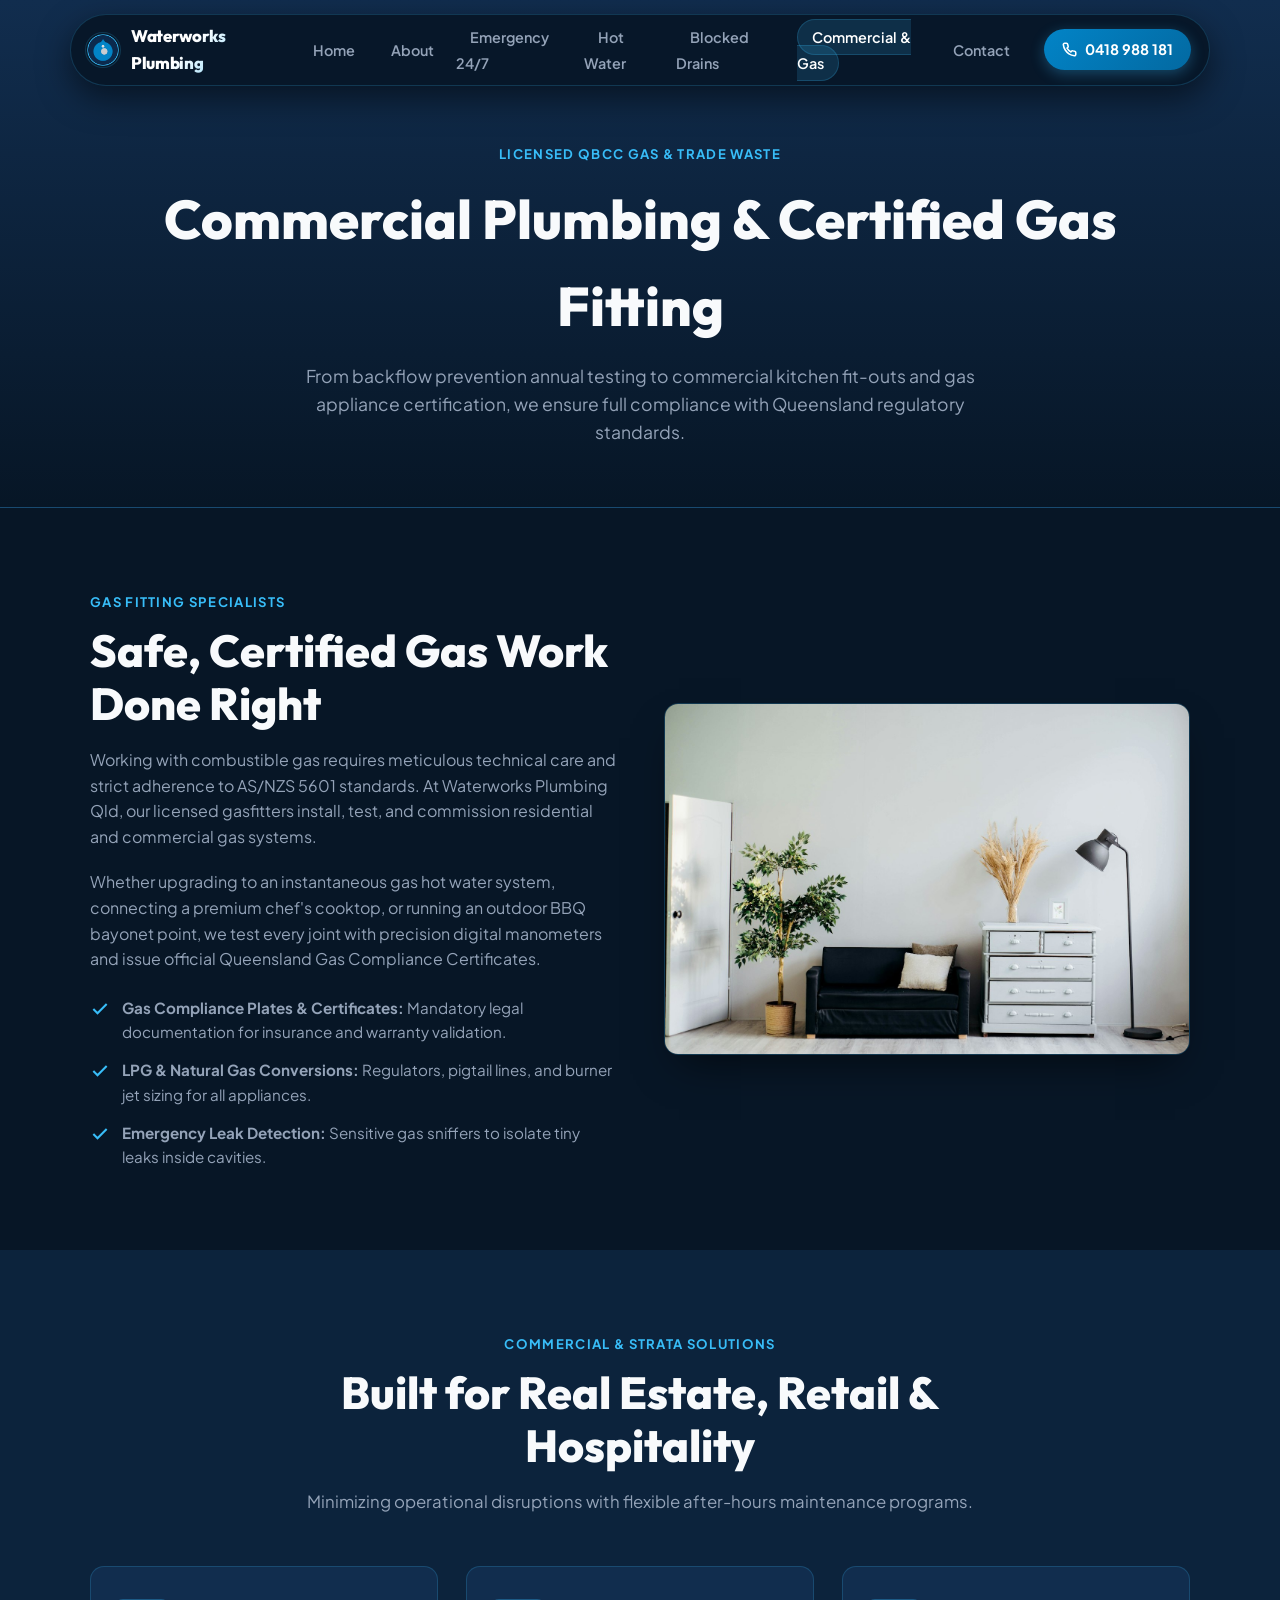
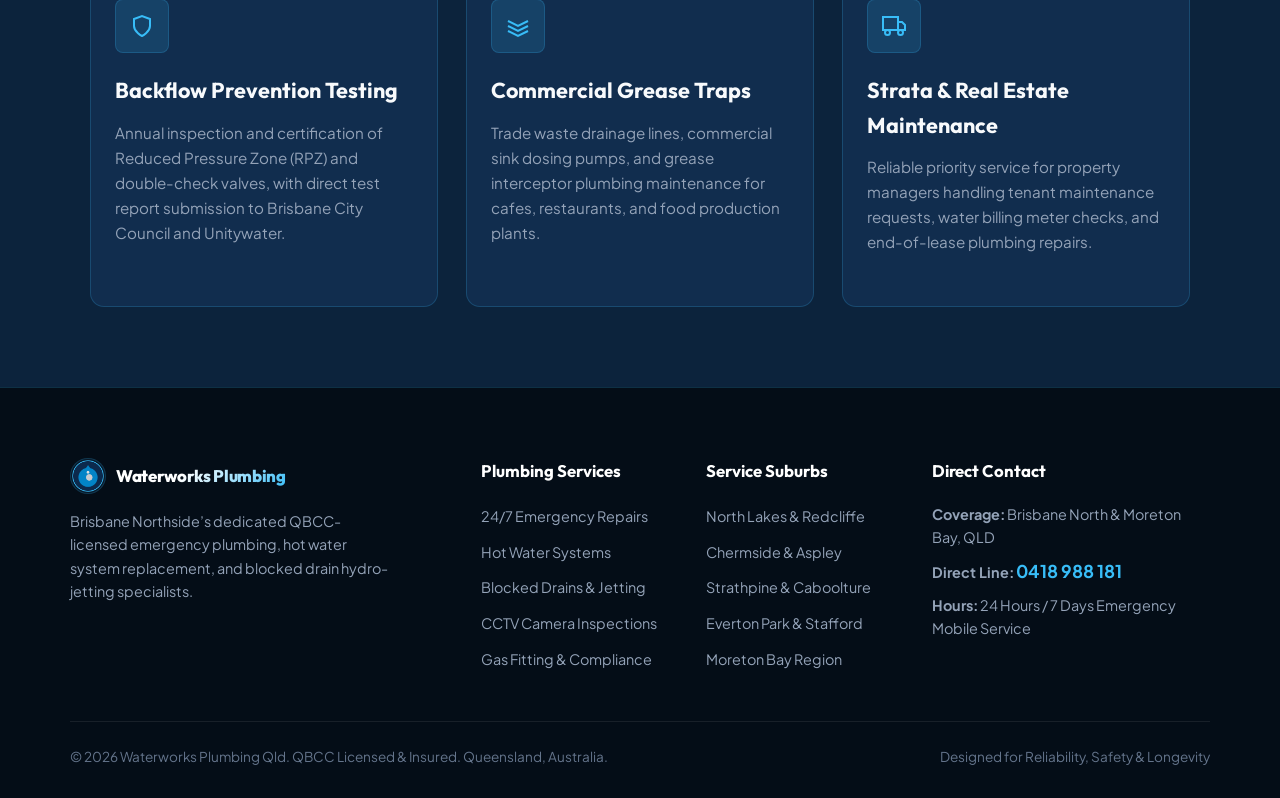
<file: commercial-gas.html>
<!DOCTYPE html>
<html lang="en">
<head>
  <meta charset="UTF-8">
  <meta name="viewport" content="width=device-width, initial-scale=1.0">
  <title>Commercial Plumbing & Gas Fitting | Waterworks Plumbing Qld</title>
  <meta name="description" content="QBCC-licensed gas fitting, compliance certificates, backflow prevention, and commercial plumbing maintenance across Brisbane Northside and Moreton Bay.">
  <link rel="icon" type="image/svg+xml" href="assets/images/favicon.svg">
  <link rel="icon" type="image/png" sizes="32x32" href="assets/images/favicon-32x32.png">
  <link rel="apple-touch-icon" href="assets/images/apple-touch-icon.png">
  <link rel="preconnect" href="https://fonts.googleapis.com">
  <link rel="preconnect" href="https://fonts.gstatic.com" crossorigin>
  <link href="https://fonts.googleapis.com/css2?family=Outfit:wght@600;700;800;900&family=Plus+Jakarta+Sans:wght@400;500;600;700&display=swap" rel="stylesheet">
  <link rel="stylesheet" href="style.css">
</head>
<body>

  <!-- Floating Pill Navbar -->
  <header class="nav-pill-wrapper">
    <nav class="nav-pill">
      <a href="index.html" class="nav-brand">
        <img src="assets/images/logo-512.png" alt="Waterworks Plumbing Logo">
        <span>Waterworks Plumbing</span>
      </a>
      <ul class="nav-links">
        <li><a href="index.html">Home</a></li>
        <li><a href="about.html">About</a></li>
        <li><a href="emergency-plumbing.html">Emergency 24/7</a></li>
        <li><a href="hot-water-systems.html">Hot Water</a></li>
        <li><a href="blocked-drains.html">Blocked Drains</a></li>
        <li><a href="commercial-gas.html" class="active">Commercial & Gas</a></li>
        <li><a href="contact.html">Contact</a></li>
      </ul>
      <div class="nav-action">
        <a href="tel:61418988181" class="nav-btn">
          <svg width="15" height="15" viewBox="0 0 24 24" fill="none" stroke="currentColor" stroke-width="2.5"><path d="M22 16.92v3a2 2 0 0 1-2.18 2 19.79 19.79 0 0 1-8.63-3.07 19.5 19.5 0 0 1-6-6 19.79 19.79 0 0 1-3.07-8.67A2 2 0 0 1 4.11 2h3a2 2 0 0 1 2 1.72 12.84 12.84 0 0 0 .7 2.81 2 2 0 0 1-.45 2.11L8.09 9.91a16 16 0 0 0 6 6l1.27-1.27a2 2 0 0 1 2.11-.45 12.84 12.84 0 0 0 2.81.7A2 2 0 0 1 22 16.92z"/></svg>
          0418 988 181
        </a>
        <button class="mobile-toggle" aria-label="Toggle navigation">
          <svg width="24" height="24" viewBox="0 0 24 24" fill="none" stroke="currentColor" stroke-width="2"><path d="M4 6h16M4 12h16M4 18h16"/></svg>
        </button>
      </div>
    </nav>
  </header>

  <!-- Mobile Menu Drawer -->
  <div class="mobile-menu-drawer">
    <a href="index.html">Home</a>
    <a href="about.html">About Master Plumbers</a>
    <a href="emergency-plumbing.html">24/7 Emergency Repairs</a>
    <a href="hot-water-systems.html">Hot Water Systems</a>
    <a href="blocked-drains.html">Blocked Drains & Jetting</a>
    <a href="commercial-gas.html" class="active">Commercial & Gas Fitting</a>
    <a href="contact.html">Service Areas & Contact</a>
    <a href="tel:61418988181" style="background: var(--accent-blue); color: white; font-weight: 700; text-align: center; margin-top: 8px;">Direct Call: 0418 988 181</a>
  </div>

  <main>
    <section class="page-hero">
      <div class="container">
        <span class="section-tag">Licensed QBCC Gas & Trade Waste</span>
        <h1>Commercial Plumbing & Certified Gas Fitting</h1>
        <p>From backflow prevention annual testing to commercial kitchen fit-outs and gas appliance certification, we ensure full compliance with Queensland regulatory standards.</p>
      </div>
    </section>

    <!-- Gas Fitting Section -->
    <section class="content-section">
      <div class="container">
        <div class="content-split">
          <div>
            <span class="section-tag">Gas Fitting Specialists</span>
            <h2 class="section-title">Safe, Certified Gas Work Done Right</h2>
            <p style="color: var(--text-secondary); margin-bottom: 20px;">
              Working with combustible gas requires meticulous technical care and strict adherence to AS/NZS 5601 standards. At Waterworks Plumbing Qld, our licensed gasfitters install, test, and commission residential and commercial gas systems.
            </p>
            <p style="color: var(--text-secondary); margin-bottom: 24px;">
              Whether upgrading to an instantaneous gas hot water system, connecting a premium chef's cooktop, or running an outdoor BBQ bayonet point, we test every joint with precision digital manometers and issue official Queensland Gas Compliance Certificates.
            </p>
            <ul class="check-list">
              <li>
                <svg width="20" height="20" viewBox="0 0 24 24" fill="none" stroke="currentColor" stroke-width="2.5"><path d="M20 6L9 17l-5-5"/></svg>
                <span><strong>Gas Compliance Plates & Certificates:</strong> Mandatory legal documentation for insurance and warranty validation.</span>
              </li>
              <li>
                <svg width="20" height="20" viewBox="0 0 24 24" fill="none" stroke="currentColor" stroke-width="2.5"><path d="M20 6L9 17l-5-5"/></svg>
                <span><strong>LPG & Natural Gas Conversions:</strong> Regulators, pigtail lines, and burner jet sizing for all appliances.</span>
              </li>
              <li>
                <svg width="20" height="20" viewBox="0 0 24 24" fill="none" stroke="currentColor" stroke-width="2.5"><path d="M20 6L9 17l-5-5"/></svg>
                <span><strong>Emergency Leak Detection:</strong> Sensitive gas sniffers to isolate tiny leaks inside cavities.</span>
              </li>
            </ul>
          </div>
          <div class="content-media">
            <img src="assets/images/gas-fitting-pipes.jpg" alt="Certified Gas Piping and Pressure Regulator Installation">
          </div>
        </div>
      </div>
    </section>

    <!-- Commercial Services Grid -->
    <section class="content-section" style="background: var(--bg-secondary);">
      <div class="container">
        <div class="section-head">
          <span class="section-tag">Commercial & Strata Solutions</span>
          <h2 class="section-title">Built for Real Estate, Retail & Hospitality</h2>
          <p class="section-subtitle">Minimizing operational disruptions with flexible after-hours maintenance programs.</p>
        </div>

        <div class="feature-grid">
          <div class="feature-card">
            <div class="feature-icon">
              <svg width="24" height="24" viewBox="0 0 24 24" fill="none" stroke="currentColor" stroke-width="2"><path d="M12 22s8-4 8-10V5l-8-3-8 3v7c0 6 8 10 8 10z"/></svg>
            </div>
            <h3>Backflow Prevention Testing</h3>
            <p>Annual inspection and certification of Reduced Pressure Zone (RPZ) and double-check valves, with direct test report submission to Brisbane City Council and Unitywater.</p>
          </div>

          <div class="feature-card">
            <div class="feature-icon">
              <svg width="24" height="24" viewBox="0 0 24 24" fill="none" stroke="currentColor" stroke-width="2"><path d="M2 17l10 5 10-5M2 12l10 5 10-5M2 7l10 5 10-5"/></svg>
            </div>
            <h3>Commercial Grease Traps</h3>
            <p>Trade waste drainage lines, commercial sink dosing pumps, and grease interceptor plumbing maintenance for cafes, restaurants, and food production plants.</p>
          </div>

          <div class="feature-card">
            <div class="feature-icon">
              <svg width="24" height="24" viewBox="0 0 24 24" fill="none" stroke="currentColor" stroke-width="2"><rect x="1" y="3" width="15" height="13"/><polygon points="16 8 20 8 23 11 23 16 16 16 16 8"/><circle cx="5.5" cy="18.5" r="2.5"/><circle cx="18.5" cy="18.5" r="2.5"/></svg>
            </div>
            <h3>Strata & Real Estate Maintenance</h3>
            <p>Reliable priority service for property managers handling tenant maintenance requests, water billing meter checks, and end-of-lease plumbing repairs.</p>
          </div>
        </div>
      </div>
    </section>
  </main>

  <!-- Footer -->
  <footer>
    <div class="footer-grid">
      <div class="footer-col">
        <div class="nav-brand" style="margin-bottom: 16px;">
          <img src="assets/images/logo-512.png" alt="Waterworks Logo">
          <span>Waterworks Plumbing</span>
        </div>
        <p style="color: var(--text-secondary); font-size: 0.9rem; line-height: 1.6; max-width: 320px;">
          Brisbane Northside’s dedicated QBCC-licensed emergency plumbing, hot water system replacement, and blocked drain hydro-jetting specialists.
        </p>
      </div>

      <div class="footer-col">
        <h4>Plumbing Services</h4>
        <ul class="footer-links">
          <li><a href="emergency-plumbing.html">24/7 Emergency Repairs</a></li>
          <li><a href="hot-water-systems.html">Hot Water Systems</a></li>
          <li><a href="blocked-drains.html">Blocked Drains & Jetting</a></li>
          <li><a href="blocked-drains.html">CCTV Camera Inspections</a></li>
          <li><a href="commercial-gas.html">Gas Fitting & Compliance</a></li>
        </ul>
      </div>

      <div class="footer-col">
        <h4>Service Suburbs</h4>
        <ul class="footer-links">
          <li><a href="contact.html">North Lakes & Redcliffe</a></li>
          <li><a href="contact.html">Chermside & Aspley</a></li>
          <li><a href="contact.html">Strathpine & Caboolture</a></li>
          <li><a href="contact.html">Everton Park & Stafford</a></li>
          <li><a href="contact.html">Moreton Bay Region</a></li>
        </ul>
      </div>

      <div class="footer-col">
        <h4>Direct Contact</h4>
        <p style="color: var(--text-secondary); font-size: 0.9rem; margin-bottom: 8px;">
          <strong>Coverage:</strong> Brisbane North & Moreton Bay, QLD
        </p>
        <p style="color: var(--text-secondary); font-size: 0.9rem; margin-bottom: 8px;">
          <strong>Direct Line:</strong> <a href="tel:61418988181" style="color: var(--accent-cyan); font-weight: 700; font-size: 1.1rem;">0418 988 181</a>
        </p>
        <p style="color: var(--text-secondary); font-size: 0.9rem;">
          <strong>Hours:</strong> 24 Hours / 7 Days Emergency Mobile Service
        </p>
      </div>
    </div>

    <div class="footer-bottom">
      <div>&copy; 2026 Waterworks Plumbing Qld. QBCC Licensed & Insured. Queensland, Australia.</div>
      <div>Designed for Reliability, Safety & Longevity</div>
    </div>
  </footer>

  <script src="main.js"></script>
</body>
</html>
</file>
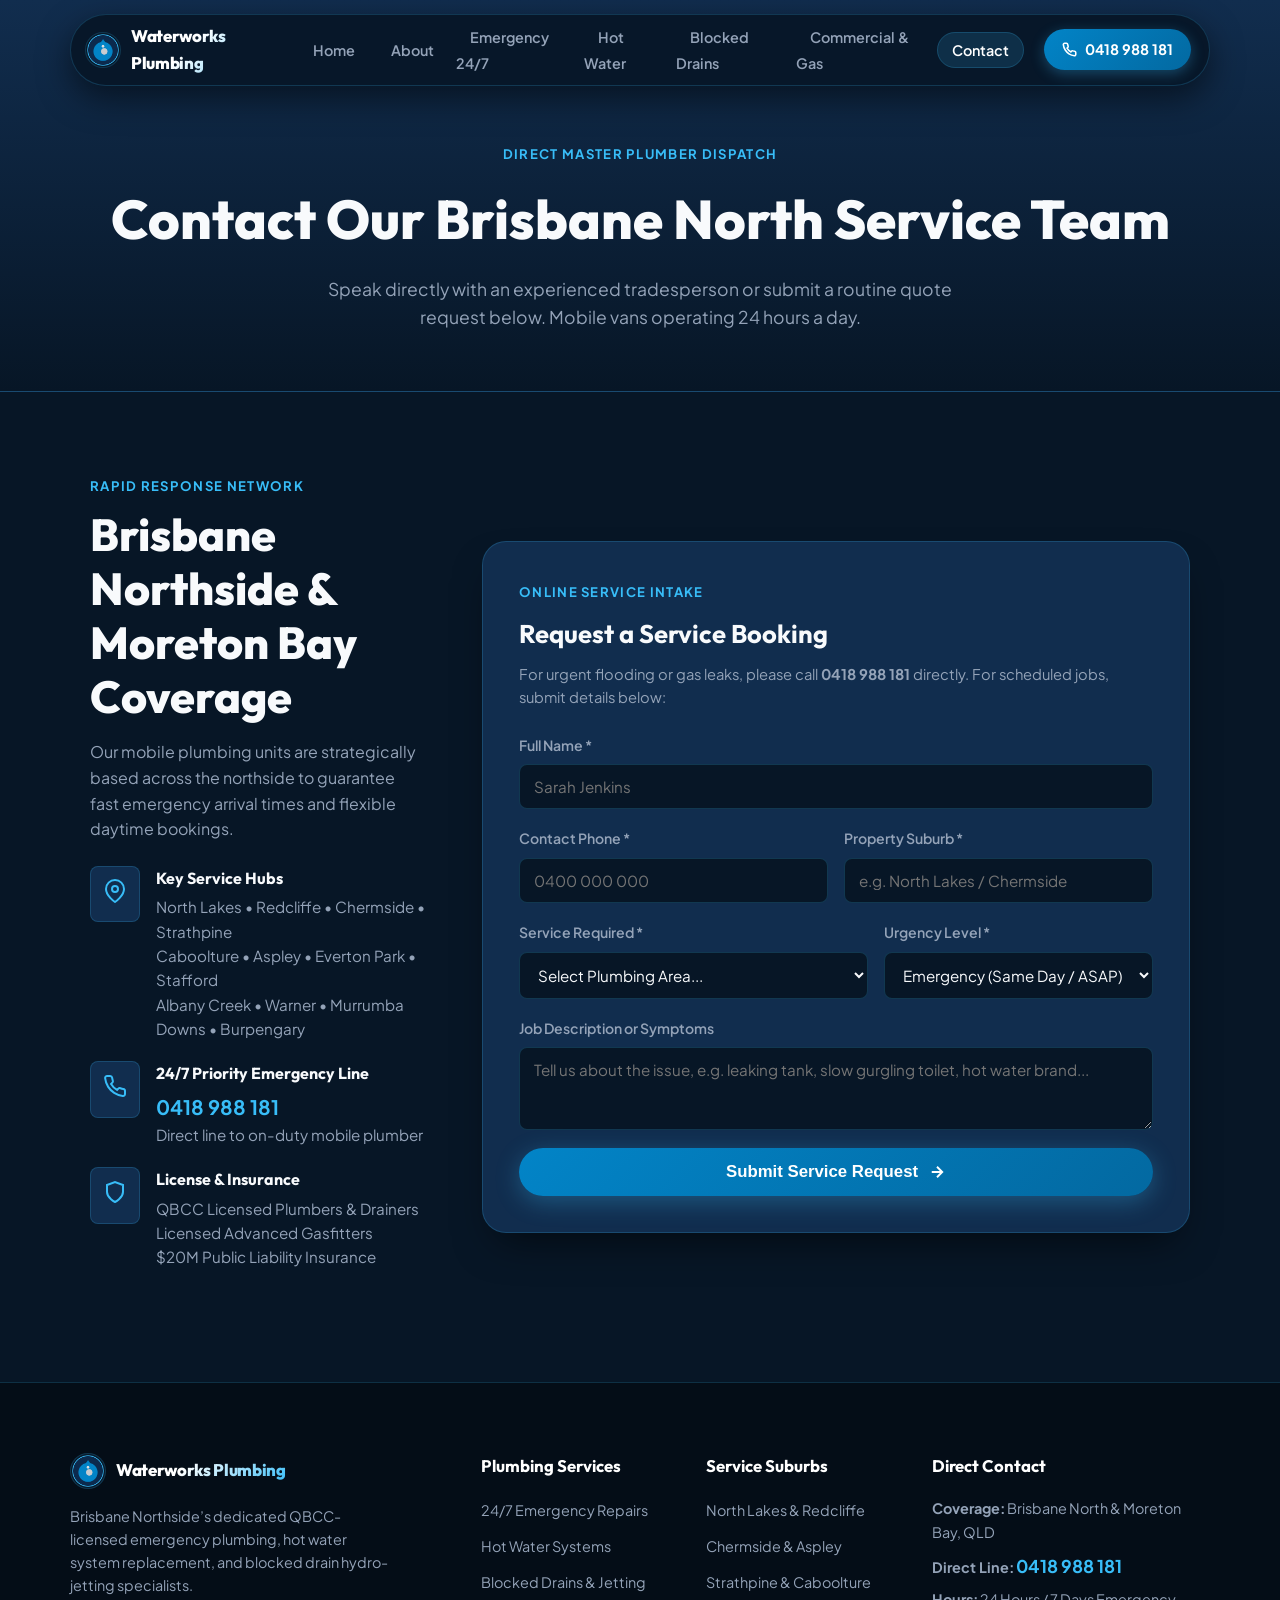
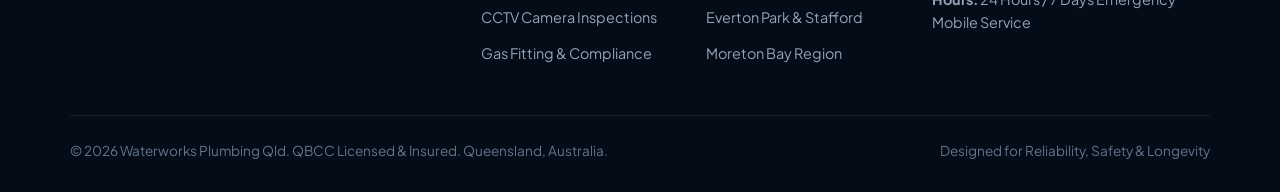
<file: contact.html>
<!DOCTYPE html>
<html lang="en">
<head>
  <meta charset="UTF-8">
  <meta name="viewport" content="width=device-width, initial-scale=1.0">
  <title>Contact & Service Suburbs | Waterworks Plumbing Qld</title>
  <meta name="description" content="Contact Waterworks Plumbing Qld on 0418 988 181 for rapid emergency plumbing, hot water, and blocked drains across North Lakes, Chermside, and Brisbane North.">
  <link rel="icon" type="image/svg+xml" href="assets/images/favicon.svg">
  <link rel="icon" type="image/png" sizes="32x32" href="assets/images/favicon-32x32.png">
  <link rel="apple-touch-icon" href="assets/images/apple-touch-icon.png">
  <link rel="preconnect" href="https://fonts.googleapis.com">
  <link rel="preconnect" href="https://fonts.gstatic.com" crossorigin>
  <link href="https://fonts.googleapis.com/css2?family=Outfit:wght@600;700;800;900&family=Plus+Jakarta+Sans:wght@400;500;600;700&display=swap" rel="stylesheet">
  <link rel="stylesheet" href="style.css">
</head>
<body>

  <!-- Floating Pill Navbar -->
  <header class="nav-pill-wrapper">
    <nav class="nav-pill">
      <a href="index.html" class="nav-brand">
        <img src="assets/images/logo-512.png" alt="Waterworks Plumbing Logo">
        <span>Waterworks Plumbing</span>
      </a>
      <ul class="nav-links">
        <li><a href="index.html">Home</a></li>
        <li><a href="about.html">About</a></li>
        <li><a href="emergency-plumbing.html">Emergency 24/7</a></li>
        <li><a href="hot-water-systems.html">Hot Water</a></li>
        <li><a href="blocked-drains.html">Blocked Drains</a></li>
        <li><a href="commercial-gas.html">Commercial & Gas</a></li>
        <li><a href="contact.html" class="active">Contact</a></li>
      </ul>
      <div class="nav-action">
        <a href="tel:61418988181" class="nav-btn">
          <svg width="15" height="15" viewBox="0 0 24 24" fill="none" stroke="currentColor" stroke-width="2.5"><path d="M22 16.92v3a2 2 0 0 1-2.18 2 19.79 19.79 0 0 1-8.63-3.07 19.5 19.5 0 0 1-6-6 19.79 19.79 0 0 1-3.07-8.67A2 2 0 0 1 4.11 2h3a2 2 0 0 1 2 1.72 12.84 12.84 0 0 0 .7 2.81 2 2 0 0 1-.45 2.11L8.09 9.91a16 16 0 0 0 6 6l1.27-1.27a2 2 0 0 1 2.11-.45 12.84 12.84 0 0 0 2.81.7A2 2 0 0 1 22 16.92z"/></svg>
          0418 988 181
        </a>
        <button class="mobile-toggle" aria-label="Toggle navigation">
          <svg width="24" height="24" viewBox="0 0 24 24" fill="none" stroke="currentColor" stroke-width="2"><path d="M4 6h16M4 12h16M4 18h16"/></svg>
        </button>
      </div>
    </nav>
  </header>

  <!-- Mobile Menu Drawer -->
  <div class="mobile-menu-drawer">
    <a href="index.html">Home</a>
    <a href="about.html">About Master Plumbers</a>
    <a href="emergency-plumbing.html">24/7 Emergency Repairs</a>
    <a href="hot-water-systems.html">Hot Water Systems</a>
    <a href="blocked-drains.html">Blocked Drains & Jetting</a>
    <a href="commercial-gas.html">Commercial & Gas Fitting</a>
    <a href="contact.html" class="active">Service Areas & Contact</a>
    <a href="tel:61418988181" style="background: var(--accent-blue); color: white; font-weight: 700; text-align: center; margin-top: 8px;">Direct Call: 0418 988 181</a>
  </div>

  <main>
    <section class="page-hero">
      <div class="container">
        <span class="section-tag">Direct Master Plumber Dispatch</span>
        <h1>Contact Our Brisbane North Service Team</h1>
        <p>Speak directly with an experienced tradesperson or submit a routine quote request below. Mobile vans operating 24 hours a day.</p>
      </div>
    </section>

    <!-- Contact & Form Grid -->
    <section class="content-section">
      <div class="container">
        <div class="content-split" style="gap: 56px;">
          <!-- Coverage Details -->
          <div>
            <span class="section-tag">Rapid Response Network</span>
            <h2 class="section-title">Brisbane Northside & Moreton Bay Coverage</h2>
            <p style="color: var(--text-secondary); margin-bottom: 24px;">
              Our mobile plumbing units are strategically based across the northside to guarantee fast emergency arrival times and flexible daytime bookings.
            </p>

            <div style="display: flex; flex-direction: column; gap: 20px; margin-bottom: 32px;">
              <div style="display: flex; gap: 16px; align-items: flex-start;">
                <div style="background: var(--bg-card); padding: 12px; border-radius: var(--radius-sm); border: 1px solid var(--border-subtle); color: var(--accent-cyan);">
                  <svg width="24" height="24" viewBox="0 0 24 24" fill="none" stroke="currentColor" stroke-width="2"><path d="M21 10c0 7-9 13-9 13s-9-6-9-13a9 9 0 0 1 18 0z"/><circle cx="12" cy="10" r="3"/></svg>
                </div>
                <div>
                  <h4 style="font-family: var(--font-heading); margin-bottom: 4px;">Key Service Hubs</h4>
                  <p style="color: var(--text-secondary); font-size: 0.95rem; line-height: 1.6;">
                    North Lakes &bull; Redcliffe &bull; Chermside &bull; Strathpine<br>
                    Caboolture &bull; Aspley &bull; Everton Park &bull; Stafford<br>
                    Albany Creek &bull; Warner &bull; Murrumba Downs &bull; Burpengary
                  </p>
                </div>
              </div>

              <div style="display: flex; gap: 16px; align-items: flex-start;">
                <div style="background: var(--bg-card); padding: 12px; border-radius: var(--radius-sm); border: 1px solid var(--border-subtle); color: var(--accent-cyan);">
                  <svg width="24" height="24" viewBox="0 0 24 24" fill="none" stroke="currentColor" stroke-width="2"><path d="M22 16.92v3a2 2 0 0 1-2.18 2 19.79 19.79 0 0 1-8.63-3.07 19.5 19.5 0 0 1-6-6 19.79 19.79 0 0 1-3.07-8.67A2 2 0 0 1 4.11 2h3a2 2 0 0 1 2 1.72 12.84 12.84 0 0 0 .7 2.81 2 2 0 0 1-.45 2.11L8.09 9.91a16 16 0 0 0 6 6l1.27-1.27a2 2 0 0 1 2.11-.45 12.84 12.84 0 0 0 2.81.7A2 2 0 0 1 22 16.92z"/></svg>
                </div>
                <div>
                  <h4 style="font-family: var(--font-heading); margin-bottom: 4px;">24/7 Priority Emergency Line</h4>
                  <p style="color: var(--text-secondary); font-size: 0.95rem;">
                    <a href="tel:61418988181" style="color: var(--accent-cyan); font-weight: 700; font-size: 1.25rem;">0418 988 181</a><br>
                    Direct line to on-duty mobile plumber
                  </p>
                </div>
              </div>

              <div style="display: flex; gap: 16px; align-items: flex-start;">
                <div style="background: var(--bg-card); padding: 12px; border-radius: var(--radius-sm); border: 1px solid var(--border-subtle); color: var(--accent-cyan);">
                  <svg width="24" height="24" viewBox="0 0 24 24" fill="none" stroke="currentColor" stroke-width="2"><path d="M12 22s8-4 8-10V5l-8-3-8 3v7c0 6 8 10 8 10z"/></svg>
                </div>
                <div>
                  <h4 style="font-family: var(--font-heading); margin-bottom: 4px;">License & Insurance</h4>
                  <p style="color: var(--text-secondary); font-size: 0.95rem;">
                    QBCC Licensed Plumbers & Drainers<br>
                    Licensed Advanced Gasfitters<br>
                    $20M Public Liability Insurance
                  </p>
                </div>
              </div>
            </div>
          </div>

          <!-- Interactive Request Form -->
          <div style="background: var(--bg-card); padding: 36px; border-radius: var(--radius-lg); border: 1px solid var(--border-subtle); box-shadow: var(--shadow-lg);">
            <span class="section-tag">Online Service Intake</span>
            <h3 style="font-family: var(--font-heading); font-size: 1.6rem; margin-bottom: 8px;">Request a Service Booking</h3>
            <p style="color: var(--text-secondary); font-size: 0.92rem; margin-bottom: 24px;">
              For urgent flooding or gas leaks, please call <strong>0418 988 181</strong> directly. For scheduled jobs, submit details below:
            </p>

            <form id="waterworksContactForm" onsubmit="handlePlumbingSubmit(event)">
              <div class="form-group">
                <label for="clientName">Full Name *</label>
                <input type="text" id="clientName" required placeholder="Sarah Jenkins">
              </div>

              <div class="form-row">
                <div class="form-group">
                  <label for="clientPhone">Contact Phone *</label>
                  <input type="tel" id="clientPhone" required placeholder="0400 000 000">
                </div>
                <div class="form-group">
                  <label for="clientSuburb">Property Suburb *</label>
                  <input type="text" id="clientSuburb" required placeholder="e.g. North Lakes / Chermside">
                </div>
              </div>

              <div class="form-row">
                <div class="form-group">
                  <label for="serviceCategory">Service Required *</label>
                  <select id="serviceCategory" required>
                    <option value="">Select Plumbing Area...</option>
                    <option value="Hot Water Repair or Replacement">Hot Water Repair / Unit Replacement</option>
                    <option value="Blocked Sewer or Stormwater Drain">Blocked Sewer or Stormwater Drain</option>
                    <option value="CCTV Drain Camera Survey">CCTV Drain Camera Survey</option>
                    <option value="Burst Pipe or Water Leak">Burst Pipe or Concealed Water Leak</option>
                    <option value="Gas Fitting or Appliance Connect">Gas Fitting & Compliance Certificate</option>
                    <option value="Bathroom or Kitchen Renovation">Bathroom / Kitchen Renovation Rough-in</option>
                    <option value="Commercial Backflow Testing">Commercial Backflow Prevention RPZ</option>
                  </select>
                </div>
                <div class="form-group">
                  <label for="urgencyLevel">Urgency Level *</label>
                  <select id="urgencyLevel" required>
                    <option value="Emergency Same-Day">Emergency (Same Day / ASAP)</option>
                    <option value="Next Business Day">Within 24-48 Hours</option>
                    <option value="Flexible Booking">Flexible Within the Week</option>
                  </select>
                </div>
              </div>

              <div class="form-group">
                <label for="jobNotes">Job Description or Symptoms</label>
                <textarea id="jobNotes" rows="3" placeholder="Tell us about the issue, e.g. leaking tank, slow gurgling toilet, hot water brand..."></textarea>
              </div>

              <button type="submit" class="btn-primary" style="width: 100%; justify-content: center; padding: 14px; font-size: 1.05rem;">
                Submit Service Request
                <svg width="18" height="18" viewBox="0 0 24 24" fill="none" stroke="currentColor" stroke-width="2.5"><path d="M5 12h14M12 5l7 7-7 7"/></svg>
              </button>

              <div id="bookingSuccessMsg" style="display: none; margin-top: 18px; padding: 14px; background: rgba(56,189,248,0.15); border: 1px solid var(--accent-cyan); border-radius: var(--radius-sm); color: #bae6fd; font-size: 0.95rem; text-align: center;">
                <strong>Thank you!</strong> Your service request has been received. A licensed master plumber will contact you shortly to confirm your booking.
              </div>
            </form>
          </div>
        </div>
      </div>
    </section>
  </main>

  <!-- Footer -->
  <footer>
    <div class="footer-grid">
      <div class="footer-col">
        <div class="nav-brand" style="margin-bottom: 16px;">
          <img src="assets/images/logo-512.png" alt="Waterworks Logo">
          <span>Waterworks Plumbing</span>
        </div>
        <p style="color: var(--text-secondary); font-size: 0.9rem; line-height: 1.6; max-width: 320px;">
          Brisbane Northside’s dedicated QBCC-licensed emergency plumbing, hot water system replacement, and blocked drain hydro-jetting specialists.
        </p>
      </div>

      <div class="footer-col">
        <h4>Plumbing Services</h4>
        <ul class="footer-links">
          <li><a href="emergency-plumbing.html">24/7 Emergency Repairs</a></li>
          <li><a href="hot-water-systems.html">Hot Water Systems</a></li>
          <li><a href="blocked-drains.html">Blocked Drains & Jetting</a></li>
          <li><a href="blocked-drains.html">CCTV Camera Inspections</a></li>
          <li><a href="commercial-gas.html">Gas Fitting & Compliance</a></li>
        </ul>
      </div>

      <div class="footer-col">
        <h4>Service Suburbs</h4>
        <ul class="footer-links">
          <li><a href="contact.html">North Lakes & Redcliffe</a></li>
          <li><a href="contact.html">Chermside & Aspley</a></li>
          <li><a href="contact.html">Strathpine & Caboolture</a></li>
          <li><a href="contact.html">Everton Park & Stafford</a></li>
          <li><a href="contact.html">Moreton Bay Region</a></li>
        </ul>
      </div>

      <div class="footer-col">
        <h4>Direct Contact</h4>
        <p style="color: var(--text-secondary); font-size: 0.9rem; margin-bottom: 8px;">
          <strong>Coverage:</strong> Brisbane North & Moreton Bay, QLD
        </p>
        <p style="color: var(--text-secondary); font-size: 0.9rem; margin-bottom: 8px;">
          <strong>Direct Line:</strong> <a href="tel:61418988181" style="color: var(--accent-cyan); font-weight: 700; font-size: 1.1rem;">0418 988 181</a>
        </p>
        <p style="color: var(--text-secondary); font-size: 0.9rem;">
          <strong>Hours:</strong> 24 Hours / 7 Days Emergency Mobile Service
        </p>
      </div>
    </div>

    <div class="footer-bottom">
      <div>&copy; 2026 Waterworks Plumbing Qld. QBCC Licensed & Insured. Queensland, Australia.</div>
      <div>Designed for Reliability, Safety & Longevity</div>
    </div>
  </footer>

  <script src="main.js"></script>
  <script>
    function handlePlumbingSubmit(e) {
      e.preventDefault();
      document.getElementById('bookingSuccessMsg').style.display = 'block';
      e.target.reset();
    }
  </script>
</body>
</html>
</file>
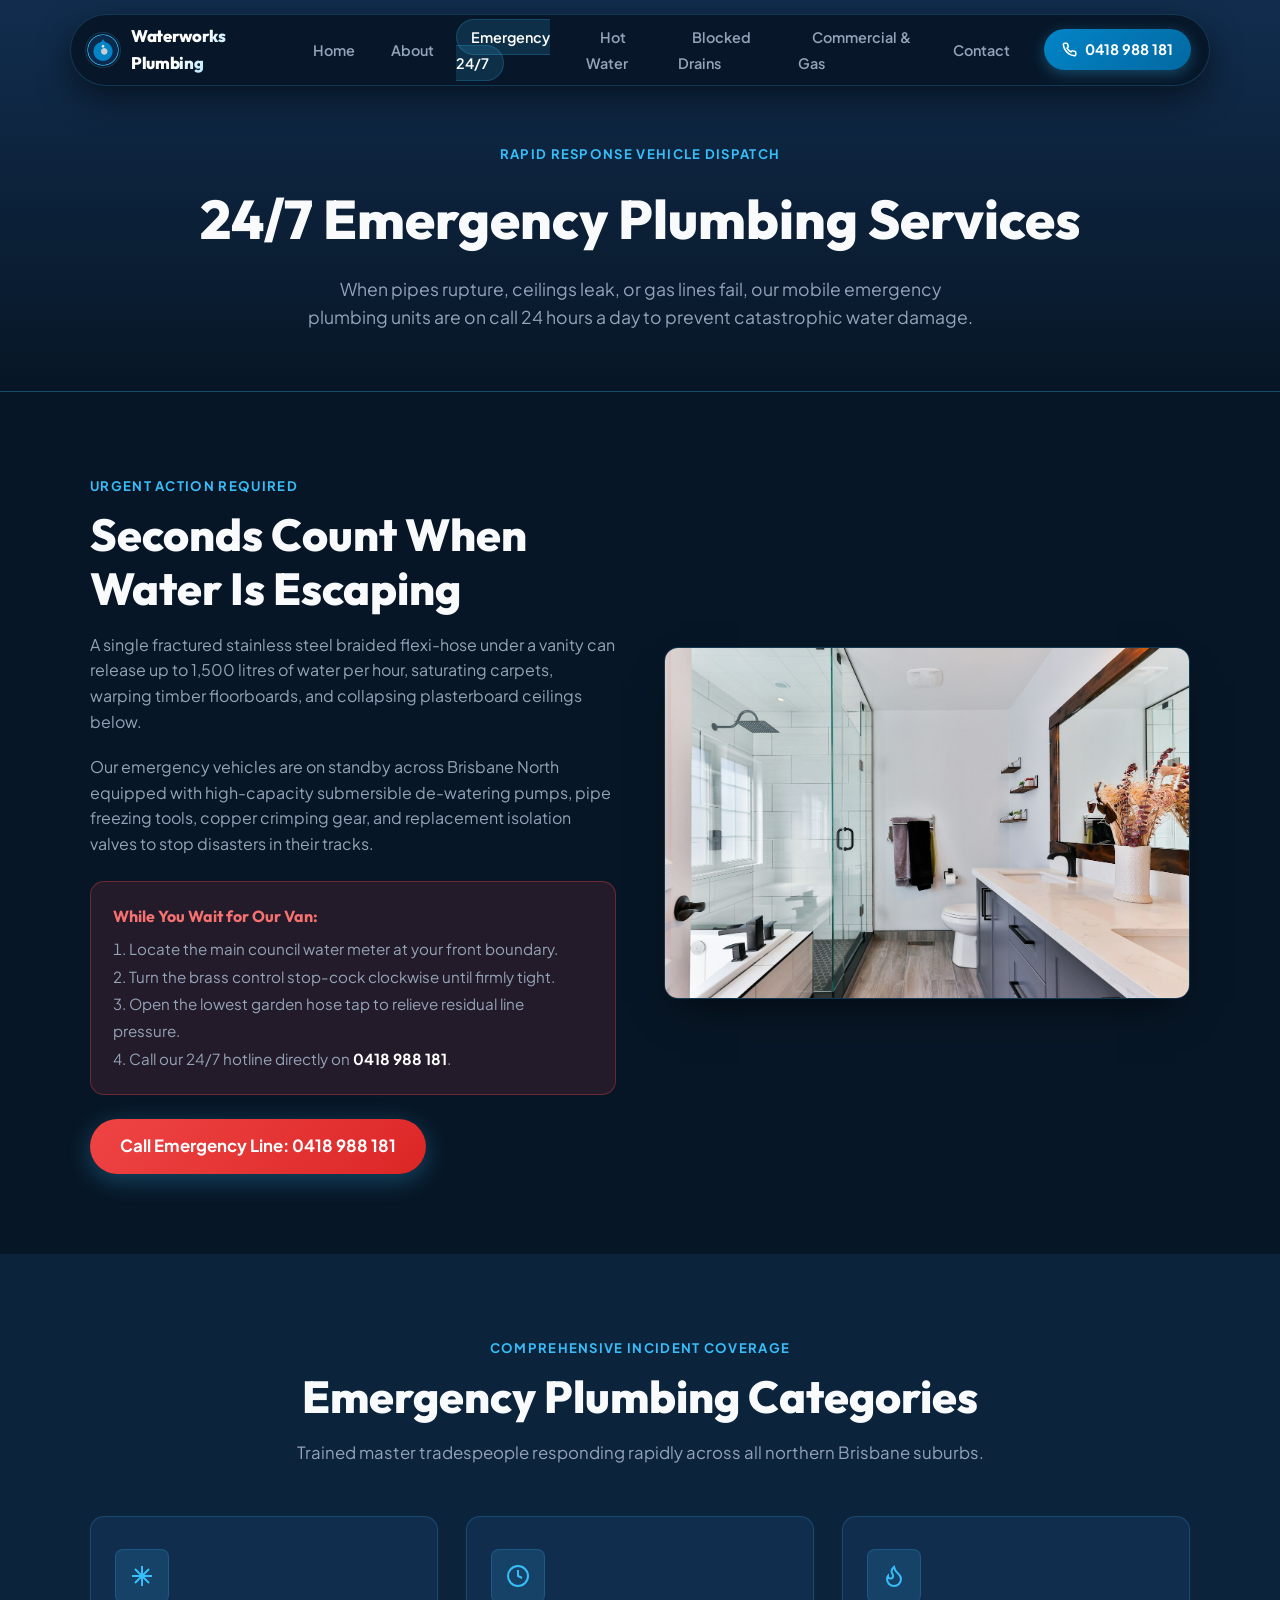
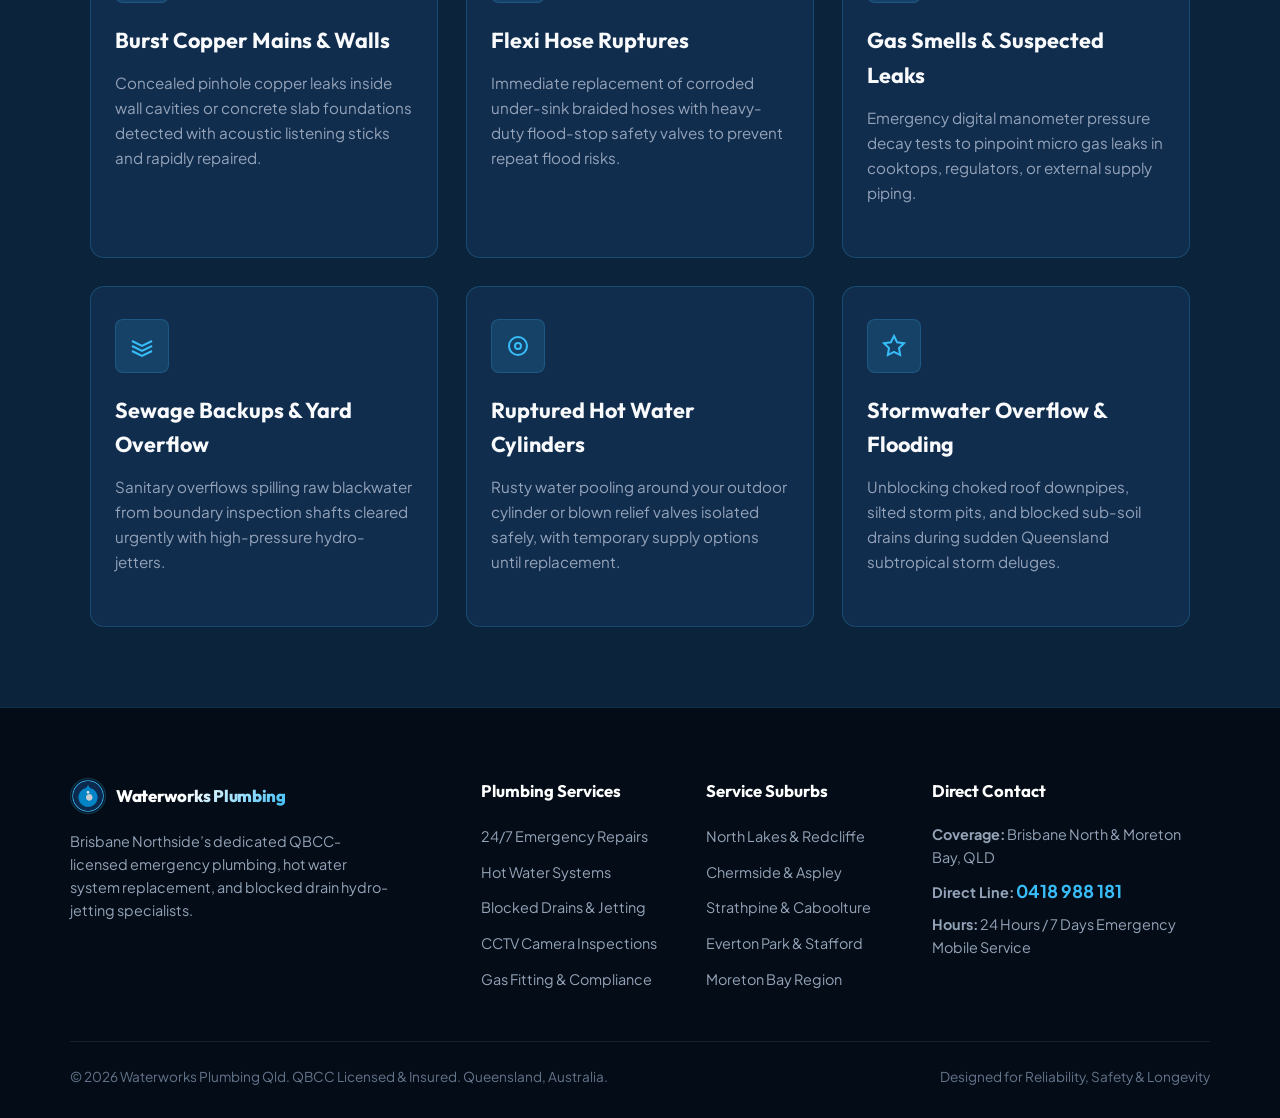
<file: emergency-plumbing.html>
<!DOCTYPE html>
<html lang="en">
<head>
  <meta charset="UTF-8">
  <meta name="viewport" content="width=device-width, initial-scale=1.0">
  <title>24/7 Emergency Plumbing Brisbane North | Waterworks Plumbing Qld</title>
  <meta name="description" content="24/7 emergency plumbers for burst pipes, flooding, gas leaks, and overflowing sewage across North Lakes, Chermside, Redcliffe, and Brisbane North. Call 0418 988 181.">
  <link rel="icon" type="image/svg+xml" href="assets/images/favicon.svg">
  <link rel="icon" type="image/png" sizes="32x32" href="assets/images/favicon-32x32.png">
  <link rel="apple-touch-icon" href="assets/images/apple-touch-icon.png">
  <link rel="preconnect" href="https://fonts.googleapis.com">
  <link rel="preconnect" href="https://fonts.gstatic.com" crossorigin>
  <link href="https://fonts.googleapis.com/css2?family=Outfit:wght@600;700;800;900&family=Plus+Jakarta+Sans:wght@400;500;600;700&display=swap" rel="stylesheet">
  <link rel="stylesheet" href="style.css">
</head>
<body>

  <!-- Floating Pill Navbar -->
  <header class="nav-pill-wrapper">
    <nav class="nav-pill">
      <a href="index.html" class="nav-brand">
        <img src="assets/images/logo-512.png" alt="Waterworks Plumbing Logo">
        <span>Waterworks Plumbing</span>
      </a>
      <ul class="nav-links">
        <li><a href="index.html">Home</a></li>
        <li><a href="about.html">About</a></li>
        <li><a href="emergency-plumbing.html" class="active">Emergency 24/7</a></li>
        <li><a href="hot-water-systems.html">Hot Water</a></li>
        <li><a href="blocked-drains.html">Blocked Drains</a></li>
        <li><a href="commercial-gas.html">Commercial & Gas</a></li>
        <li><a href="contact.html">Contact</a></li>
      </ul>
      <div class="nav-action">
        <a href="tel:61418988181" class="nav-btn">
          <svg width="15" height="15" viewBox="0 0 24 24" fill="none" stroke="currentColor" stroke-width="2.5"><path d="M22 16.92v3a2 2 0 0 1-2.18 2 19.79 19.79 0 0 1-8.63-3.07 19.5 19.5 0 0 1-6-6 19.79 19.79 0 0 1-3.07-8.67A2 2 0 0 1 4.11 2h3a2 2 0 0 1 2 1.72 12.84 12.84 0 0 0 .7 2.81 2 2 0 0 1-.45 2.11L8.09 9.91a16 16 0 0 0 6 6l1.27-1.27a2 2 0 0 1 2.11-.45 12.84 12.84 0 0 0 2.81.7A2 2 0 0 1 22 16.92z"/></svg>
          0418 988 181
        </a>
        <button class="mobile-toggle" aria-label="Toggle navigation">
          <svg width="24" height="24" viewBox="0 0 24 24" fill="none" stroke="currentColor" stroke-width="2"><path d="M4 6h16M4 12h16M4 18h16"/></svg>
        </button>
      </div>
    </nav>
  </header>

  <!-- Mobile Menu Drawer -->
  <div class="mobile-menu-drawer">
    <a href="index.html">Home</a>
    <a href="about.html">About Master Plumbers</a>
    <a href="emergency-plumbing.html" class="active">24/7 Emergency Repairs</a>
    <a href="hot-water-systems.html">Hot Water Systems</a>
    <a href="blocked-drains.html">Blocked Drains & Jetting</a>
    <a href="commercial-gas.html">Commercial & Gas Fitting</a>
    <a href="contact.html">Service Areas & Contact</a>
    <a href="tel:61418988181" style="background: var(--accent-blue); color: white; font-weight: 700; text-align: center; margin-top: 8px;">Direct Call: 0418 988 181</a>
  </div>

  <main>
    <section class="page-hero">
      <div class="container">
        <span class="section-tag">Rapid Response Vehicle Dispatch</span>
        <h1>24/7 Emergency Plumbing Services</h1>
        <p>When pipes rupture, ceilings leak, or gas lines fail, our mobile emergency plumbing units are on call 24 hours a day to prevent catastrophic water damage.</p>
      </div>
    </section>

    <!-- Emergency Situations Grid -->
    <section class="content-section">
      <div class="container">
        <div class="content-split">
          <div>
            <span class="section-tag">Urgent Action Required</span>
            <h2 class="section-title">Seconds Count When Water Is Escaping</h2>
            <p style="color: var(--text-secondary); margin-bottom: 20px;">
              A single fractured stainless steel braided flexi-hose under a vanity can release up to 1,500 litres of water per hour, saturating carpets, warping timber floorboards, and collapsing plasterboard ceilings below.
            </p>
            <p style="color: var(--text-secondary); margin-bottom: 24px;">
              Our emergency vehicles are on standby across Brisbane North equipped with high-capacity submersible de-watering pumps, pipe freezing tools, copper crimping gear, and replacement isolation valves to stop disasters in their tracks.
            </p>
            <div style="background: rgba(239, 68, 68, 0.12); border: 1px solid rgba(239, 68, 68, 0.35); padding: 22px; border-radius: var(--radius-md); margin-bottom: 24px;">
              <h4 style="color: #f87171; font-family: var(--font-heading); margin-bottom: 6px;">While You Wait for Our Van:</h4>
              <ol style="color: var(--text-secondary); font-size: 0.95rem; list-style-position: inside; line-height: 1.8;">
                <li>Locate the main council water meter at your front boundary.</li>
                <li>Turn the brass control stop-cock clockwise until firmly tight.</li>
                <li>Open the lowest garden hose tap to relieve residual line pressure.</li>
                <li>Call our 24/7 hotline directly on <strong style="color: #ffffff;">0418 988 181</strong>.</li>
              </ol>
            </div>
            <a href="tel:61418988181" class="btn-primary" style="background: linear-gradient(135deg, #ef4444 0%, #dc2626 100%);">
              Call Emergency Line: 0418 988 181
            </a>
          </div>
          <div class="content-media">
            <img src="assets/images/emergency-pipe-burst.jpg" alt="Emergency Pipe Repair Tool Isolating Water Burst">
          </div>
        </div>
      </div>
    </section>

    <!-- Crisis Scenarios We Resolve -->
    <section class="content-section" style="background: var(--bg-secondary);">
      <div class="container">
        <div class="section-head">
          <span class="section-tag">Comprehensive Incident Coverage</span>
          <h2 class="section-title">Emergency Plumbing Categories</h2>
          <p class="section-subtitle">Trained master tradespeople responding rapidly across all northern Brisbane suburbs.</p>
        </div>

        <div class="feature-grid">
          <div class="feature-card">
            <div class="feature-icon">
              <svg width="24" height="24" viewBox="0 0 24 24" fill="none" stroke="currentColor" stroke-width="2"><path d="M12 2v20M2 12h20M4.93 4.93l14.14 14.14M4.93 19.07l14.14-14.14"/></svg>
            </div>
            <h3>Burst Copper Mains & Walls</h3>
            <p>Concealed pinhole copper leaks inside wall cavities or concrete slab foundations detected with acoustic listening sticks and rapidly repaired.</p>
          </div>

          <div class="feature-card">
            <div class="feature-icon">
              <svg width="24" height="24" viewBox="0 0 24 24" fill="none" stroke="currentColor" stroke-width="2"><circle cx="12" cy="12" r="10"/><path d="M12 6v6l4 2"/></svg>
            </div>
            <h3>Flexi Hose Ruptures</h3>
            <p>Immediate replacement of corroded under-sink braided hoses with heavy-duty flood-stop safety valves to prevent repeat flood risks.</p>
          </div>

          <div class="feature-card">
            <div class="feature-icon">
              <svg width="24" height="24" viewBox="0 0 24 24" fill="none" stroke="currentColor" stroke-width="2"><path d="M8.5 14.5A2.5 2.5 0 0 0 11 12c0-1.38-.5-2-1-3-1.072-2.143-.224-4.054 2-6 .5 2.5 2 4.9 4 6.5 2 1.6 3 3.5 3 5.5a7 7 0 1 1-14 0c0-1.153.433-2.294 1-3a2.5 2.5 0 0 0 2.5 2.5z"/></svg>
            </div>
            <h3>Gas Smells & Suspected Leaks</h3>
            <p>Emergency digital manometer pressure decay tests to pinpoint micro gas leaks in cooktops, regulators, or external supply piping.</p>
          </div>

          <div class="feature-card">
            <div class="feature-icon">
              <svg width="24" height="24" viewBox="0 0 24 24" fill="none" stroke="currentColor" stroke-width="2"><path d="M2 17l10 5 10-5M2 12l10 5 10-5M2 7l10 5 10-5"/></svg>
            </div>
            <h3>Sewage Backups & Yard Overflow</h3>
            <p>Sanitary overflows spilling raw blackwater from boundary inspection shafts cleared urgently with high-pressure hydro-jetters.</p>
          </div>

          <div class="feature-card">
            <div class="feature-icon">
              <svg width="24" height="24" viewBox="0 0 24 24" fill="none" stroke="currentColor" stroke-width="2"><circle cx="12" cy="12" r="9"/><circle cx="12" cy="12" r="3"/></svg>
            </div>
            <h3>Ruptured Hot Water Cylinders</h3>
            <p>Rusty water pooling around your outdoor cylinder or blown relief valves isolated safely, with temporary supply options until replacement.</p>
          </div>

          <div class="feature-card">
            <div class="feature-icon">
              <svg width="24" height="24" viewBox="0 0 24 24" fill="none" stroke="currentColor" stroke-width="2"><polygon points="12 2 15.09 8.26 22 9.27 17 14.14 18.18 21.02 12 17.77 5.82 21.02 7 14.14 2 9.27 8.91 8.26 12 2"/></svg>
            </div>
            <h3>Stormwater Overflow & Flooding</h3>
            <p>Unblocking choked roof downpipes, silted storm pits, and blocked sub-soil drains during sudden Queensland subtropical storm deluges.</p>
          </div>
        </div>
      </div>
    </section>
  </main>

  <!-- Footer -->
  <footer>
    <div class="footer-grid">
      <div class="footer-col">
        <div class="nav-brand" style="margin-bottom: 16px;">
          <img src="assets/images/logo-512.png" alt="Waterworks Logo">
          <span>Waterworks Plumbing</span>
        </div>
        <p style="color: var(--text-secondary); font-size: 0.9rem; line-height: 1.6; max-width: 320px;">
          Brisbane Northside’s dedicated QBCC-licensed emergency plumbing, hot water system replacement, and blocked drain hydro-jetting specialists.
        </p>
      </div>

      <div class="footer-col">
        <h4>Plumbing Services</h4>
        <ul class="footer-links">
          <li><a href="emergency-plumbing.html">24/7 Emergency Repairs</a></li>
          <li><a href="hot-water-systems.html">Hot Water Systems</a></li>
          <li><a href="blocked-drains.html">Blocked Drains & Jetting</a></li>
          <li><a href="blocked-drains.html">CCTV Camera Inspections</a></li>
          <li><a href="commercial-gas.html">Gas Fitting & Compliance</a></li>
        </ul>
      </div>

      <div class="footer-col">
        <h4>Service Suburbs</h4>
        <ul class="footer-links">
          <li><a href="contact.html">North Lakes & Redcliffe</a></li>
          <li><a href="contact.html">Chermside & Aspley</a></li>
          <li><a href="contact.html">Strathpine & Caboolture</a></li>
          <li><a href="contact.html">Everton Park & Stafford</a></li>
          <li><a href="contact.html">Moreton Bay Region</a></li>
        </ul>
      </div>

      <div class="footer-col">
        <h4>Direct Contact</h4>
        <p style="color: var(--text-secondary); font-size: 0.9rem; margin-bottom: 8px;">
          <strong>Coverage:</strong> Brisbane North & Moreton Bay, QLD
        </p>
        <p style="color: var(--text-secondary); font-size: 0.9rem; margin-bottom: 8px;">
          <strong>Direct Line:</strong> <a href="tel:61418988181" style="color: var(--accent-cyan); font-weight: 700; font-size: 1.1rem;">0418 988 181</a>
        </p>
        <p style="color: var(--text-secondary); font-size: 0.9rem;">
          <strong>Hours:</strong> 24 Hours / 7 Days Emergency Mobile Service
        </p>
      </div>
    </div>

    <div class="footer-bottom">
      <div>&copy; 2026 Waterworks Plumbing Qld. QBCC Licensed & Insured. Queensland, Australia.</div>
      <div>Designed for Reliability, Safety & Longevity</div>
    </div>
  </footer>

  <script src="main.js"></script>
</body>
</html>
</file>
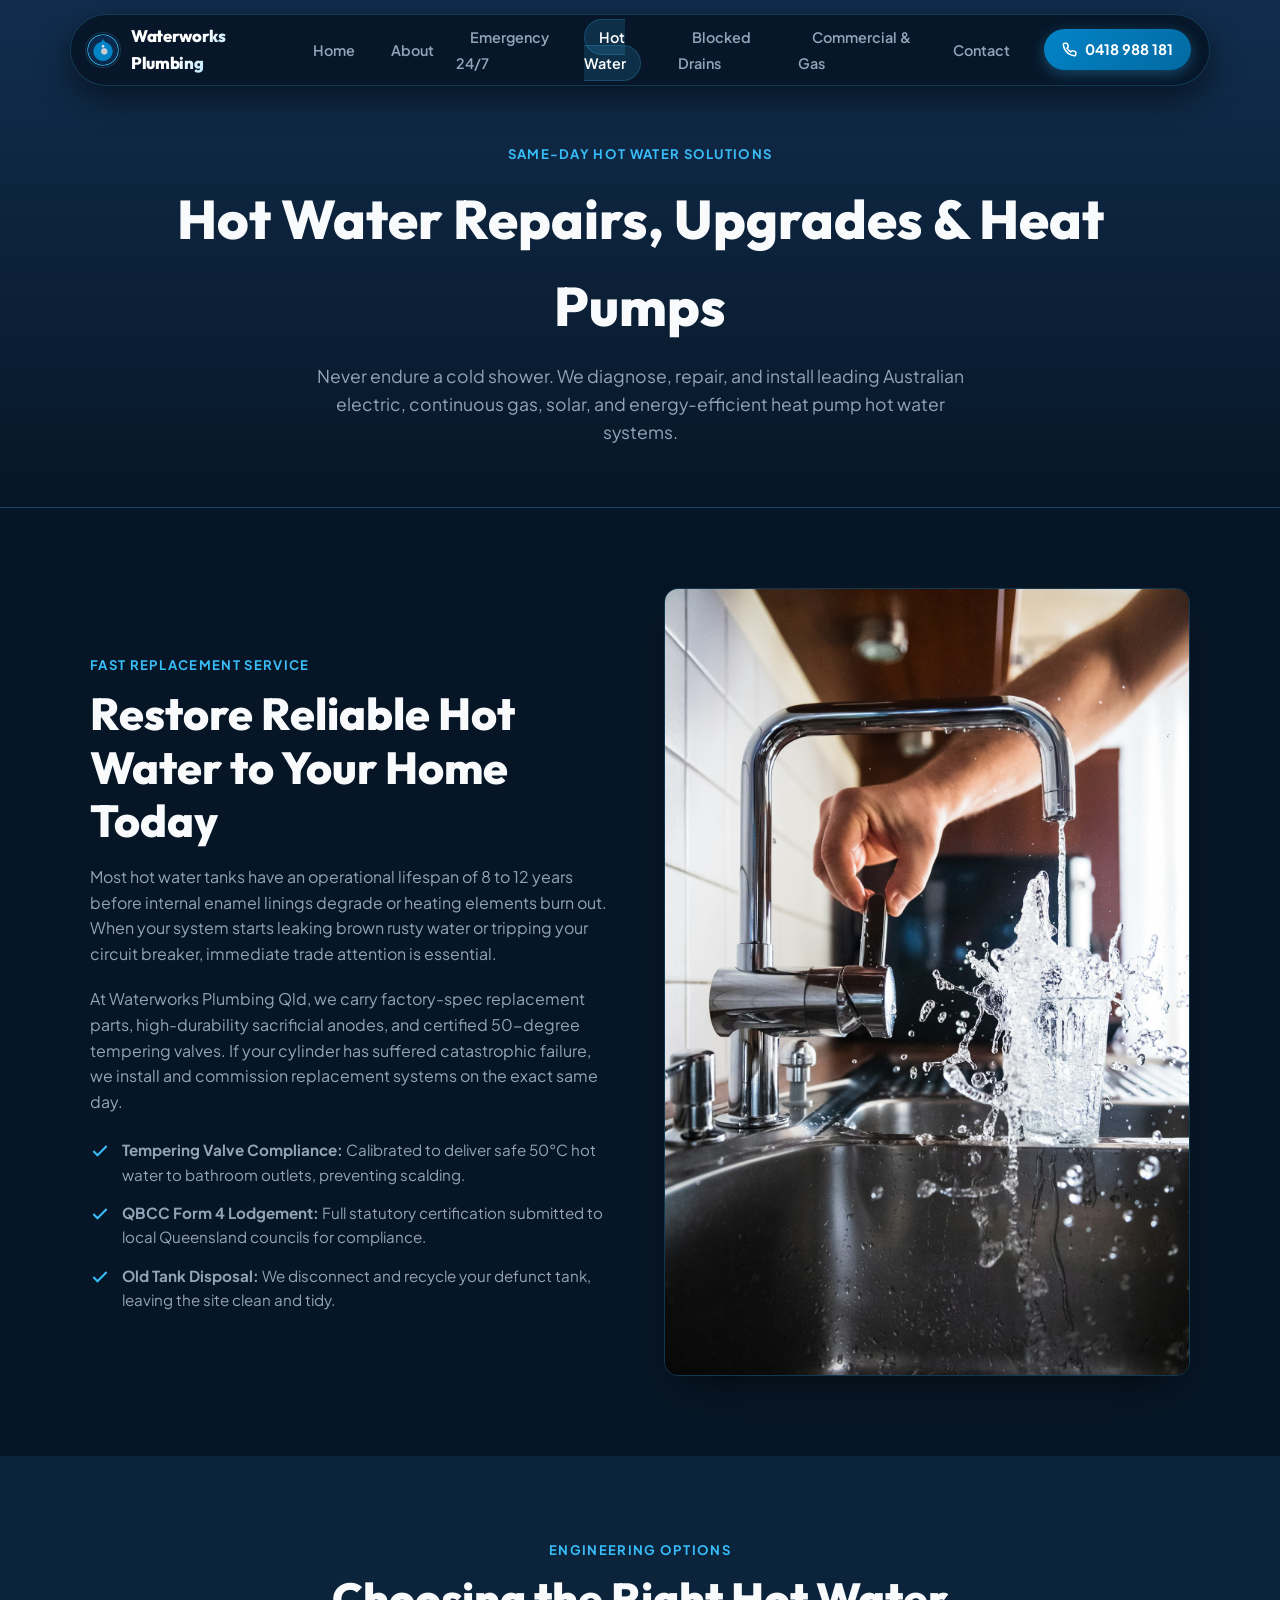
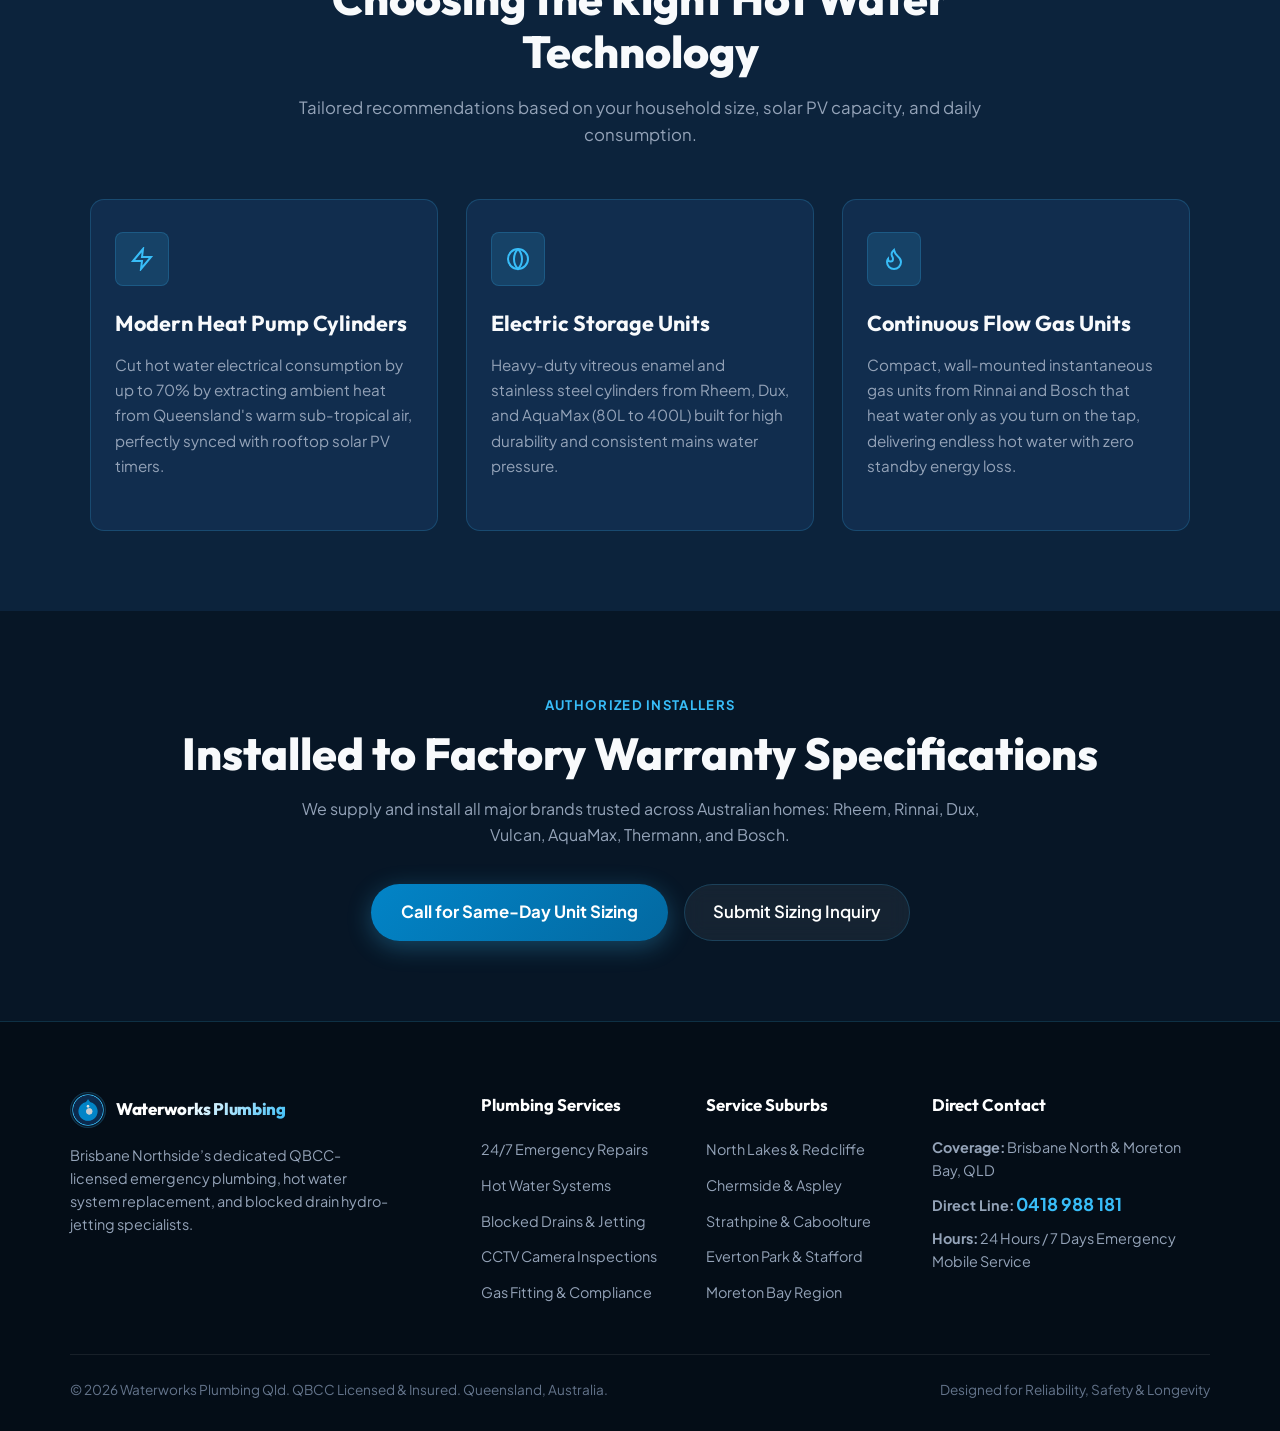
<file: hot-water-systems.html>
<!DOCTYPE html>
<html lang="en">
<head>
  <meta charset="UTF-8">
  <meta name="viewport" content="width=device-width, initial-scale=1.0">
  <title>Hot Water Systems Brisbane North | Waterworks Plumbing Qld</title>
  <meta name="description" content="Same-day hot water system repairs and replacements. Electric, heat pump, gas, and solar systems from Rheem, Rinnai, and Dux across Brisbane Northside.">
  <link rel="icon" type="image/svg+xml" href="assets/images/favicon.svg">
  <link rel="icon" type="image/png" sizes="32x32" href="assets/images/favicon-32x32.png">
  <link rel="apple-touch-icon" href="assets/images/apple-touch-icon.png">
  <link rel="preconnect" href="https://fonts.googleapis.com">
  <link rel="preconnect" href="https://fonts.gstatic.com" crossorigin>
  <link href="https://fonts.googleapis.com/css2?family=Outfit:wght@600;700;800;900&family=Plus+Jakarta+Sans:wght@400;500;600;700&display=swap" rel="stylesheet">
  <link rel="stylesheet" href="style.css">
</head>
<body>

  <!-- Floating Pill Navbar -->
  <header class="nav-pill-wrapper">
    <nav class="nav-pill">
      <a href="index.html" class="nav-brand">
        <img src="assets/images/logo-512.png" alt="Waterworks Plumbing Logo">
        <span>Waterworks Plumbing</span>
      </a>
      <ul class="nav-links">
        <li><a href="index.html">Home</a></li>
        <li><a href="about.html">About</a></li>
        <li><a href="emergency-plumbing.html">Emergency 24/7</a></li>
        <li><a href="hot-water-systems.html" class="active">Hot Water</a></li>
        <li><a href="blocked-drains.html">Blocked Drains</a></li>
        <li><a href="commercial-gas.html">Commercial & Gas</a></li>
        <li><a href="contact.html">Contact</a></li>
      </ul>
      <div class="nav-action">
        <a href="tel:61418988181" class="nav-btn">
          <svg width="15" height="15" viewBox="0 0 24 24" fill="none" stroke="currentColor" stroke-width="2.5"><path d="M22 16.92v3a2 2 0 0 1-2.18 2 19.79 19.79 0 0 1-8.63-3.07 19.5 19.5 0 0 1-6-6 19.79 19.79 0 0 1-3.07-8.67A2 2 0 0 1 4.11 2h3a2 2 0 0 1 2 1.72 12.84 12.84 0 0 0 .7 2.81 2 2 0 0 1-.45 2.11L8.09 9.91a16 16 0 0 0 6 6l1.27-1.27a2 2 0 0 1 2.11-.45 12.84 12.84 0 0 0 2.81.7A2 2 0 0 1 22 16.92z"/></svg>
          0418 988 181
        </a>
        <button class="mobile-toggle" aria-label="Toggle navigation">
          <svg width="24" height="24" viewBox="0 0 24 24" fill="none" stroke="currentColor" stroke-width="2"><path d="M4 6h16M4 12h16M4 18h16"/></svg>
        </button>
      </div>
    </nav>
  </header>

  <!-- Mobile Menu Drawer -->
  <div class="mobile-menu-drawer">
    <a href="index.html">Home</a>
    <a href="about.html">About Master Plumbers</a>
    <a href="emergency-plumbing.html">24/7 Emergency Repairs</a>
    <a href="hot-water-systems.html" class="active">Hot Water Systems</a>
    <a href="blocked-drains.html">Blocked Drains & Jetting</a>
    <a href="commercial-gas.html">Commercial & Gas Fitting</a>
    <a href="contact.html">Service Areas & Contact</a>
    <a href="tel:61418988181" style="background: var(--accent-blue); color: white; font-weight: 700; text-align: center; margin-top: 8px;">Direct Call: 0418 988 181</a>
  </div>

  <main>
    <section class="page-hero">
      <div class="container">
        <span class="section-tag">Same-Day Hot Water Solutions</span>
        <h1>Hot Water Repairs, Upgrades & Heat Pumps</h1>
        <p>Never endure a cold shower. We diagnose, repair, and install leading Australian electric, continuous gas, solar, and energy-efficient heat pump hot water systems.</p>
      </div>
    </section>

    <!-- Deep Dive -->
    <section class="content-section">
      <div class="container">
        <div class="content-split">
          <div>
            <span class="section-tag">Fast Replacement Service</span>
            <h2 class="section-title">Restore Reliable Hot Water to Your Home Today</h2>
            <p style="color: var(--text-secondary); margin-bottom: 20px;">
              Most hot water tanks have an operational lifespan of 8 to 12 years before internal enamel linings degrade or heating elements burn out. When your system starts leaking brown rusty water or tripping your circuit breaker, immediate trade attention is essential.
            </p>
            <p style="color: var(--text-secondary); margin-bottom: 24px;">
              At Waterworks Plumbing Qld, we carry factory-spec replacement parts, high-durability sacrificial anodes, and certified 50-degree tempering valves. If your cylinder has suffered catastrophic failure, we install and commission replacement systems on the exact same day.
            </p>
            <ul class="check-list">
              <li>
                <svg width="20" height="20" viewBox="0 0 24 24" fill="none" stroke="currentColor" stroke-width="2.5"><path d="M20 6L9 17l-5-5"/></svg>
                <span><strong>Tempering Valve Compliance:</strong> Calibrated to deliver safe 50°C hot water to bathroom outlets, preventing scalding.</span>
              </li>
              <li>
                <svg width="20" height="20" viewBox="0 0 24 24" fill="none" stroke="currentColor" stroke-width="2.5"><path d="M20 6L9 17l-5-5"/></svg>
                <span><strong>QBCC Form 4 Lodgement:</strong> Full statutory certification submitted to local Queensland councils for compliance.</span>
              </li>
              <li>
                <svg width="20" height="20" viewBox="0 0 24 24" fill="none" stroke="currentColor" stroke-width="2.5"><path d="M20 6L9 17l-5-5"/></svg>
                <span><strong>Old Tank Disposal:</strong> We disconnect and recycle your defunct tank, leaving the site clean and tidy.</span>
              </li>
            </ul>
          </div>
          <div class="content-media">
            <img src="assets/images/hot-water-system.jpg" alt="Energy Efficient Hot Water System Installation">
          </div>
        </div>
      </div>
    </section>

    <!-- Hot Water System Types Grid -->
    <section class="content-section" style="background: var(--bg-secondary);">
      <div class="container">
        <div class="section-head">
          <span class="section-tag">Engineering Options</span>
          <h2 class="section-title">Choosing the Right Hot Water Technology</h2>
          <p class="section-subtitle">Tailored recommendations based on your household size, solar PV capacity, and daily consumption.</p>
        </div>

        <div class="feature-grid">
          <div class="feature-card">
            <div class="feature-icon">
              <svg width="24" height="24" viewBox="0 0 24 24" fill="none" stroke="currentColor" stroke-width="2"><path d="M13 2L3 14h9l-1 8 10-12h-9l1-8z"/></svg>
            </div>
            <h3>Modern Heat Pump Cylinders</h3>
            <p>Cut hot water electrical consumption by up to 70% by extracting ambient heat from Queensland's warm sub-tropical air, perfectly synced with rooftop solar PV timers.</p>
          </div>

          <div class="feature-card">
            <div class="feature-icon">
              <svg width="24" height="24" viewBox="0 0 24 24" fill="none" stroke="currentColor" stroke-width="2"><circle cx="12" cy="12" r="10"/><path d="M12 2a14.5 14.5 0 0 0 0 20 14.5 14.5 0 0 0 0-20"/></svg>
            </div>
            <h3>Electric Storage Units</h3>
            <p>Heavy-duty vitreous enamel and stainless steel cylinders from Rheem, Dux, and AquaMax (80L to 400L) built for high durability and consistent mains water pressure.</p>
          </div>

          <div class="feature-card">
            <div class="feature-icon">
              <svg width="24" height="24" viewBox="0 0 24 24" fill="none" stroke="currentColor" stroke-width="2"><path d="M8.5 14.5A2.5 2.5 0 0 0 11 12c0-1.38-.5-2-1-3-1.072-2.143-.224-4.054 2-6 .5 2.5 2 4.9 4 6.5 2 1.6 3 3.5 3 5.5a7 7 0 1 1-14 0c0-1.153.433-2.294 1-3a2.5 2.5 0 0 0 2.5 2.5z"/></svg>
            </div>
            <h3>Continuous Flow Gas Units</h3>
            <p>Compact, wall-mounted instantaneous gas units from Rinnai and Bosch that heat water only as you turn on the tap, delivering endless hot water with zero standby energy loss.</p>
          </div>
        </div>
      </div>
    </section>

    <!-- Brands Supported -->
    <section class="content-section">
      <div class="container" style="text-align: center;">
        <span class="section-tag">Authorized Installers</span>
        <h2 class="section-title">Installed to Factory Warranty Specifications</h2>
        <p style="color: var(--text-secondary); max-width: 680px; margin: 0 auto 36px;">
          We supply and install all major brands trusted across Australian homes: Rheem, Rinnai, Dux, Vulcan, AquaMax, Thermann, and Bosch.
        </p>
        <div style="display: flex; gap: 16px; justify-content: center; flex-wrap: wrap;">
          <a href="tel:61418988181" class="btn-primary">Call for Same-Day Unit Sizing</a>
          <a href="contact.html" class="btn-secondary">Submit Sizing Inquiry</a>
        </div>
      </div>
    </section>
  </main>

  <!-- Footer -->
  <footer>
    <div class="footer-grid">
      <div class="footer-col">
        <div class="nav-brand" style="margin-bottom: 16px;">
          <img src="assets/images/logo-512.png" alt="Waterworks Logo">
          <span>Waterworks Plumbing</span>
        </div>
        <p style="color: var(--text-secondary); font-size: 0.9rem; line-height: 1.6; max-width: 320px;">
          Brisbane Northside’s dedicated QBCC-licensed emergency plumbing, hot water system replacement, and blocked drain hydro-jetting specialists.
        </p>
      </div>

      <div class="footer-col">
        <h4>Plumbing Services</h4>
        <ul class="footer-links">
          <li><a href="emergency-plumbing.html">24/7 Emergency Repairs</a></li>
          <li><a href="hot-water-systems.html">Hot Water Systems</a></li>
          <li><a href="blocked-drains.html">Blocked Drains & Jetting</a></li>
          <li><a href="blocked-drains.html">CCTV Camera Inspections</a></li>
          <li><a href="commercial-gas.html">Gas Fitting & Compliance</a></li>
        </ul>
      </div>

      <div class="footer-col">
        <h4>Service Suburbs</h4>
        <ul class="footer-links">
          <li><a href="contact.html">North Lakes & Redcliffe</a></li>
          <li><a href="contact.html">Chermside & Aspley</a></li>
          <li><a href="contact.html">Strathpine & Caboolture</a></li>
          <li><a href="contact.html">Everton Park & Stafford</a></li>
          <li><a href="contact.html">Moreton Bay Region</a></li>
        </ul>
      </div>

      <div class="footer-col">
        <h4>Direct Contact</h4>
        <p style="color: var(--text-secondary); font-size: 0.9rem; margin-bottom: 8px;">
          <strong>Coverage:</strong> Brisbane North & Moreton Bay, QLD
        </p>
        <p style="color: var(--text-secondary); font-size: 0.9rem; margin-bottom: 8px;">
          <strong>Direct Line:</strong> <a href="tel:61418988181" style="color: var(--accent-cyan); font-weight: 700; font-size: 1.1rem;">0418 988 181</a>
        </p>
        <p style="color: var(--text-secondary); font-size: 0.9rem;">
          <strong>Hours:</strong> 24 Hours / 7 Days Emergency Mobile Service
        </p>
      </div>
    </div>

    <div class="footer-bottom">
      <div>&copy; 2026 Waterworks Plumbing Qld. QBCC Licensed & Insured. Queensland, Australia.</div>
      <div>Designed for Reliability, Safety & Longevity</div>
    </div>
  </footer>

  <script src="main.js"></script>
</body>
</html>
</file>
<file: style.css>
/* Waterworks Plumbing Qld - Flagship Modern Aquatic Stylesheet */
:root {
  --bg-primary: #071626;
  --bg-secondary: #0c233c;
  --bg-card: #112d4e;
  --bg-card-hover: #173860;
  --accent-cyan: #38bdf8;
  --accent-blue: #0284c7;
  --accent-glow: rgba(56, 189, 248, 0.3);
  --accent-emerald: #10b981;
  --text-primary: #f8fafc;
  --text-secondary: #94a3b8;
  --text-muted: #64748b;
  --border-subtle: rgba(56, 189, 248, 0.2);
  --border-focus: rgba(56, 189, 248, 0.6);
  --font-heading: 'Outfit', -apple-system, BlinkMacSystemFont, 'Segoe UI', Roboto, sans-serif;
  --font-body: 'Plus Jakarta Sans', -apple-system, BlinkMacSystemFont, 'Segoe UI', Roboto, sans-serif;
  --radius-sm: 8px;
  --radius-md: 14px;
  --radius-lg: 24px;
  --radius-full: 9999px;
  --shadow-lg: 0 20px 40px -15px rgba(0, 0, 0, 0.6);
  --shadow-glow: 0 0 25px rgba(56, 189, 248, 0.25);
  --transition: all 0.28s cubic-bezier(0.16, 1, 0.3, 1);
}

*, *::before, *::after {
  box-sizing: border-box;
  margin: 0;
  padding: 0;
}

html {
  scroll-behavior: smooth;
  font-family: var(--font-body);
  background-color: var(--bg-primary);
  color: var(--text-primary);
  line-height: 1.6;
  -webkit-font-smoothing: antialiased;
  overflow-x: hidden;
}

body {
  min-height: 100vh;
  display: flex;
  flex-direction: column;
  overflow-x: hidden;
  position: relative;
  width: 100%;
}

img, video {
  max-width: 100%;
  height: auto;
  display: block;
}

a {
  color: inherit;
  text-decoration: none;
  transition: var(--transition);
}

/* Floating Pill Navbar (TheDivine style) */
.nav-pill-wrapper {
  position: fixed;
  top: 14px;
  left: 0;
  width: 100%;
  display: flex;
  justify-content: center;
  align-items: center;
  z-index: 1000;
  pointer-events: none;
  padding: 0 16px;
}

.nav-pill {
  pointer-events: auto;
  display: flex;
  align-items: center;
  justify-content: space-between;
  gap: 20px;
  background: rgba(7, 22, 38, 0.9);
  backdrop-filter: blur(18px);
  -webkit-backdrop-filter: blur(18px);
  border: 1px solid var(--border-subtle);
  border-radius: var(--radius-full);
  padding: 8px 18px 8px 14px;
  box-shadow: 0 12px 32px rgba(0, 0, 0, 0.5);
  max-width: 1140px;
  width: 100%;
}

.nav-brand {
  display: flex;
  align-items: center;
  gap: 10px;
  font-weight: 800;
  font-size: 1.05rem;
  letter-spacing: -0.02em;
  font-family: var(--font-heading);
}

.nav-brand img {
  width: 36px;
  height: 36px;
  border-radius: 50%;
  object-fit: contain;
  background: var(--bg-primary);
  border: 1.5px solid var(--border-subtle);
}

.nav-brand span {
  background: linear-gradient(135deg, #ffffff 40%, var(--accent-cyan) 100%);
  -webkit-background-clip: text;
  -webkit-text-fill-color: transparent;
}

.nav-links {
  display: flex;
  align-items: center;
  gap: 8px;
  list-style: none;
}

.nav-links a {
  padding: 8px 14px;
  border-radius: var(--radius-full);
  font-size: 0.9rem;
  font-weight: 600;
  color: var(--text-secondary);
}

.nav-links a:hover,
.nav-links a.active {
  color: #ffffff;
  background: rgba(56, 189, 248, 0.15);
  border: 1px solid var(--border-subtle);
}

.nav-action {
  display: flex;
  align-items: center;
  gap: 12px;
}

.nav-btn {
  display: inline-flex;
  align-items: center;
  gap: 8px;
  background: linear-gradient(135deg, var(--accent-blue) 0%, #0369a1 100%);
  color: #ffffff;
  font-weight: 700;
  font-size: 0.9rem;
  padding: 9px 18px;
  border-radius: var(--radius-full);
  box-shadow: 0 4px 14px var(--accent-glow);
  white-space: nowrap;
}

.nav-btn:hover {
  transform: translateY(-1px);
  box-shadow: 0 6px 20px var(--accent-glow);
}

.mobile-toggle {
  display: none;
  background: none;
  border: none;
  color: var(--text-primary);
  cursor: pointer;
  padding: 6px;
}

/* Mobile Menu Drawer */
.mobile-menu-drawer {
  display: none;
  position: fixed;
  top: 75px;
  left: 16px;
  right: 16px;
  background: rgba(7, 22, 38, 0.98);
  backdrop-filter: blur(20px);
  border: 1px solid var(--border-subtle);
  border-radius: var(--radius-md);
  padding: 20px;
  flex-direction: column;
  gap: 12px;
  z-index: 999;
  box-shadow: var(--shadow-lg);
}

.mobile-menu-drawer.open {
  display: flex;
}

.mobile-menu-drawer a {
  padding: 12px 16px;
  border-radius: var(--radius-sm);
  color: var(--text-secondary);
  font-weight: 600;
}

.mobile-menu-drawer a.active,
.mobile-menu-drawer a:hover {
  background: rgba(56, 189, 248, 0.15);
  color: #ffffff;
}

/* Hero Section */
.hero-wrapper {
  position: relative;
  min-height: 92vh;
  display: flex;
  align-items: center;
  justify-content: center;
  padding: 120px 20px 60px;
  overflow: hidden;
}

.hero-video-bg {
  position: absolute;
  top: 0;
  left: 0;
  width: 100%;
  height: 100%;
  object-fit: cover;
  z-index: 0;
}

.hero-overlay {
  position: absolute;
  top: 0;
  left: 0;
  width: 100%;
  height: 100%;
  background: radial-gradient(circle at center, rgba(7, 22, 38, 0.65) 0%, rgba(7, 22, 38, 0.95) 100%);
  z-index: 1;
}

.hero-content {
  position: relative;
  z-index: 2;
  max-width: 920px;
  text-align: center;
  margin: 0 auto;
}

.badge-pill {
  display: inline-flex;
  align-items: center;
  gap: 8px;
  background: rgba(56, 189, 248, 0.12);
  border: 1px solid var(--border-subtle);
  padding: 6px 16px;
  border-radius: var(--radius-full);
  font-size: 0.85rem;
  font-weight: 700;
  color: var(--accent-cyan);
  text-transform: uppercase;
  letter-spacing: 0.05em;
  margin-bottom: 24px;
}

.hero-title {
  font-family: var(--font-heading);
  font-size: clamp(2.4rem, 5.5vw, 4.2rem);
  font-weight: 900;
  line-height: 1.12;
  letter-spacing: -0.03em;
  margin-bottom: 20px;
}

.typewriter-text {
  color: var(--accent-cyan);
  border-right: 3px solid var(--accent-cyan);
  padding-right: 4px;
  animation: blinkCursor 0.75s step-end infinite;
}

@keyframes blinkCursor {
  from, to { border-color: transparent; }
  50% { border-color: var(--accent-cyan); }
}

.hero-subtitle {
  font-size: clamp(1.05rem, 2vw, 1.25rem);
  color: var(--text-secondary);
  max-width: 720px;
  margin: 0 auto 36px;
  line-height: 1.65;
}

.hero-cta-group {
  display: flex;
  align-items: center;
  justify-content: center;
  gap: 16px;
  flex-wrap: wrap;
}

.btn-primary {
  display: inline-flex;
  align-items: center;
  gap: 10px;
  background: linear-gradient(135deg, var(--accent-blue) 0%, #0369a1 100%);
  color: #ffffff;
  font-weight: 700;
  font-size: 1.05rem;
  padding: 14px 30px;
  border-radius: var(--radius-full);
  box-shadow: 0 6px 24px var(--accent-glow);
  cursor: pointer;
  border: none;
}

.btn-primary:hover {
  transform: translateY(-2px);
  box-shadow: 0 10px 30px var(--accent-glow);
}

.btn-secondary {
  display: inline-flex;
  align-items: center;
  gap: 10px;
  background: rgba(255, 255, 255, 0.06);
  border: 1px solid var(--border-subtle);
  color: #ffffff;
  font-weight: 600;
  font-size: 1.05rem;
  padding: 14px 28px;
  border-radius: var(--radius-full);
  backdrop-filter: blur(10px);
}

.btn-secondary:hover {
  background: rgba(56, 189, 248, 0.15);
  border-color: var(--accent-cyan);
}

/* Stats Counter Section */
.stats-banner {
  background: var(--bg-secondary);
  border-top: 1px solid var(--border-subtle);
  border-bottom: 1px solid var(--border-subtle);
  padding: 40px 20px;
}

.stats-grid {
  max-width: 1140px;
  margin: 0 auto;
  display: grid;
  grid-template-columns: repeat(4, 1fr);
  gap: 24px;
  text-align: center;
}

.stat-card {
  padding: 16px;
}

.stat-number {
  font-family: var(--font-heading);
  font-size: clamp(2rem, 3.8vw, 3.2rem);
  font-weight: 800;
  color: var(--accent-cyan);
  line-height: 1.1;
  margin-bottom: 6px;
}

.stat-label {
  font-size: 0.95rem;
  color: var(--text-secondary);
  font-weight: 600;
}

/* Generic Section Elements */
.container {
  max-width: 1140px;
  margin: 0 auto;
  padding: 0 20px;
}

.section-head {
  text-align: center;
  max-width: 760px;
  margin: 0 auto 50px;
}

.section-tag {
  display: inline-block;
  font-size: 0.82rem;
  font-weight: 700;
  color: var(--accent-cyan);
  text-transform: uppercase;
  letter-spacing: 0.1em;
  margin-bottom: 12px;
}

.section-title {
  font-family: var(--font-heading);
  font-size: clamp(2rem, 3.5vw, 2.8rem);
  font-weight: 800;
  line-height: 1.2;
  margin-bottom: 16px;
}

.section-subtitle {
  color: var(--text-secondary);
  font-size: 1.05rem;
  line-height: 1.6;
}

/* Feature Grid Cards */
.feature-grid {
  display: grid;
  grid-template-columns: repeat(3, 1fr);
  gap: 28px;
}

.feature-card {
  background: var(--bg-card);
  border: 1px solid var(--border-subtle);
  border-radius: var(--radius-md);
  padding: 32px 24px;
  transition: var(--transition);
  display: flex;
  flex-direction: column;
}

.feature-card:hover {
  transform: translateY(-4px);
  border-color: var(--accent-cyan);
  background: var(--bg-card-hover);
  box-shadow: var(--shadow-lg);
}

.feature-icon {
  width: 54px;
  height: 54px;
  border-radius: var(--radius-sm);
  background: rgba(56, 189, 248, 0.15);
  border: 1px solid var(--border-subtle);
  color: var(--accent-cyan);
  display: flex;
  align-items: center;
  justify-content: center;
  margin-bottom: 20px;
}

.feature-card h3 {
  font-family: var(--font-heading);
  font-size: 1.35rem;
  font-weight: 700;
  margin-bottom: 12px;
}

.feature-card p {
  color: var(--text-secondary);
  font-size: 0.95rem;
  line-height: 1.65;
  margin-bottom: 20px;
  flex-grow: 1;
}

.card-link {
  display: inline-flex;
  align-items: center;
  gap: 8px;
  color: var(--accent-cyan);
  font-weight: 700;
  font-size: 0.92rem;
}

.card-link:hover {
  gap: 12px;
}

/* Interactive Triage Widget */
.widget-section {
  padding: 80px 20px;
  background: radial-gradient(circle at center, #0f2942 0%, var(--bg-primary) 100%);
}

.triage-box {
  background: var(--bg-secondary);
  border: 1px solid var(--border-subtle);
  border-radius: var(--radius-lg);
  padding: 40px;
  box-shadow: var(--shadow-lg);
  max-width: 900px;
  margin: 0 auto;
}

.triage-step-title {
  font-family: var(--font-heading);
  font-size: 1.25rem;
  font-weight: 700;
  margin-bottom: 16px;
  color: var(--accent-cyan);
}

.chip-group {
  display: flex;
  flex-wrap: wrap;
  gap: 10px;
  margin-bottom: 28px;
}

.chip-btn {
  background: var(--bg-card);
  border: 1px solid var(--border-subtle);
  color: var(--text-secondary);
  padding: 10px 18px;
  border-radius: var(--radius-full);
  font-size: 0.92rem;
  font-weight: 600;
  cursor: pointer;
  transition: var(--transition);
}

.chip-btn:hover,
.chip-btn.active {
  background: var(--accent-blue);
  color: #ffffff;
  border-color: var(--accent-cyan);
  box-shadow: 0 4px 14px var(--accent-glow);
}

.triage-output {
  background: var(--bg-primary);
  border-radius: var(--radius-md);
  border: 1px solid var(--border-subtle);
  padding: 24px;
  margin-top: 24px;
}

.triage-output h4 {
  font-family: var(--font-heading);
  font-size: 1.2rem;
  color: var(--accent-cyan);
  margin-bottom: 8px;
}

.triage-output p {
  color: var(--text-secondary);
  font-size: 0.95rem;
  margin-bottom: 16px;
}

/* Content Split Section */
.content-section {
  padding: 80px 20px;
}

.content-split {
  display: grid;
  grid-template-columns: 1fr 1fr;
  gap: 48px;
  align-items: center;
}

.content-media {
  border-radius: var(--radius-md);
  overflow: hidden;
  border: 1px solid var(--border-subtle);
  box-shadow: var(--shadow-lg);
}

.content-media img {
  width: 100%;
  height: 100%;
  object-fit: cover;
  display: block;
}

.check-list {
  list-style: none;
  display: flex;
  flex-direction: column;
  gap: 14px;
  margin-top: 20px;
}

.check-list li {
  display: flex;
  align-items: flex-start;
  gap: 12px;
  color: var(--text-secondary);
  font-size: 0.95rem;
}

.check-list svg {
  color: var(--accent-cyan);
  flex-shrink: 0;
  margin-top: 3px;
}

/* Page Header (Internal pages) */
.page-hero {
  padding: 140px 20px 60px;
  background: linear-gradient(180deg, var(--bg-card) 0%, var(--bg-primary) 100%);
  text-align: center;
  border-bottom: 1px solid var(--border-subtle);
}

.page-hero h1 {
  font-family: var(--font-heading);
  font-size: clamp(2.2rem, 4.5vw, 3.4rem);
  font-weight: 800;
  margin-bottom: 12px;
}

.page-hero p {
  color: var(--text-secondary);
  font-size: 1.1rem;
  max-width: 680px;
  margin: 0 auto;
}

/* Forms */
.form-group {
  display: flex;
  flex-direction: column;
  gap: 8px;
  margin-bottom: 18px;
}

.form-group label {
  font-size: 0.88rem;
  font-weight: 600;
  color: var(--text-secondary);
}

.form-group input,
.form-group select,
.form-group textarea {
  background: var(--bg-primary);
  border: 1px solid var(--border-subtle);
  border-radius: var(--radius-sm);
  padding: 12px 14px;
  color: var(--text-primary);
  font-family: var(--font-body);
  font-size: 0.95rem;
  outline: none;
  transition: var(--transition);
}

.form-group input:focus,
.form-group select:focus,
.form-group textarea:focus {
  border-color: var(--accent-cyan);
  box-shadow: 0 0 12px var(--accent-glow);
}

.form-row {
  display: grid;
  grid-template-columns: 1fr 1fr;
  gap: 16px;
}

/* Footer */
footer {
  background: #040d17;
  border-top: 1px solid var(--border-subtle);
  padding: 70px 20px 30px;
  margin-top: auto;
}

.footer-grid {
  max-width: 1140px;
  margin: 0 auto;
  display: grid;
  grid-template-columns: 2fr 1fr 1fr 1.5fr;
  gap: 40px;
  margin-bottom: 50px;
}

.footer-col h4 {
  font-family: var(--font-heading);
  font-size: 1.05rem;
  font-weight: 700;
  margin-bottom: 18px;
  color: #ffffff;
}

.footer-links {
  list-style: none;
  display: flex;
  flex-direction: column;
  gap: 10px;
}

.footer-links a {
  color: var(--text-secondary);
  font-size: 0.9rem;
}

.footer-links a:hover {
  color: var(--accent-cyan);
  padding-left: 4px;
}

.footer-bottom {
  max-width: 1140px;
  margin: 0 auto;
  border-top: 1px solid rgba(255, 255, 255, 0.08);
  padding-top: 24px;
  display: flex;
  justify-content: space-between;
  align-items: center;
  font-size: 0.85rem;
  color: var(--text-muted);
}

/* Responsive Media Queries */
@media (max-width: 992px) {
  .nav-links, .nav-action .nav-btn {
    display: none;
  }
  .mobile-toggle {
    display: block;
  }
  .feature-grid {
    grid-template-columns: repeat(2, 1fr);
  }
  .stats-grid {
    grid-template-columns: repeat(2, 1fr);
  }
  .content-split {
    grid-template-columns: 1fr;
  }
  .footer-grid {
    grid-template-columns: 1fr 1fr;
  }
}

@media (max-width: 640px) {
  .feature-grid {
    grid-template-columns: 1fr;
  }
  .stats-grid {
    grid-template-columns: 1fr 1fr;
  }
  .form-row {
    grid-template-columns: 1fr;
  }
  .footer-grid {
    grid-template-columns: 1fr;
  }
  .footer-bottom {
    flex-direction: column;
    gap: 12px;
    text-align: center;
  }
  .hero-wrapper {
    padding-top: 100px;
  }
  .triage-box {
    padding: 24px 16px;
  }
}
</file>
